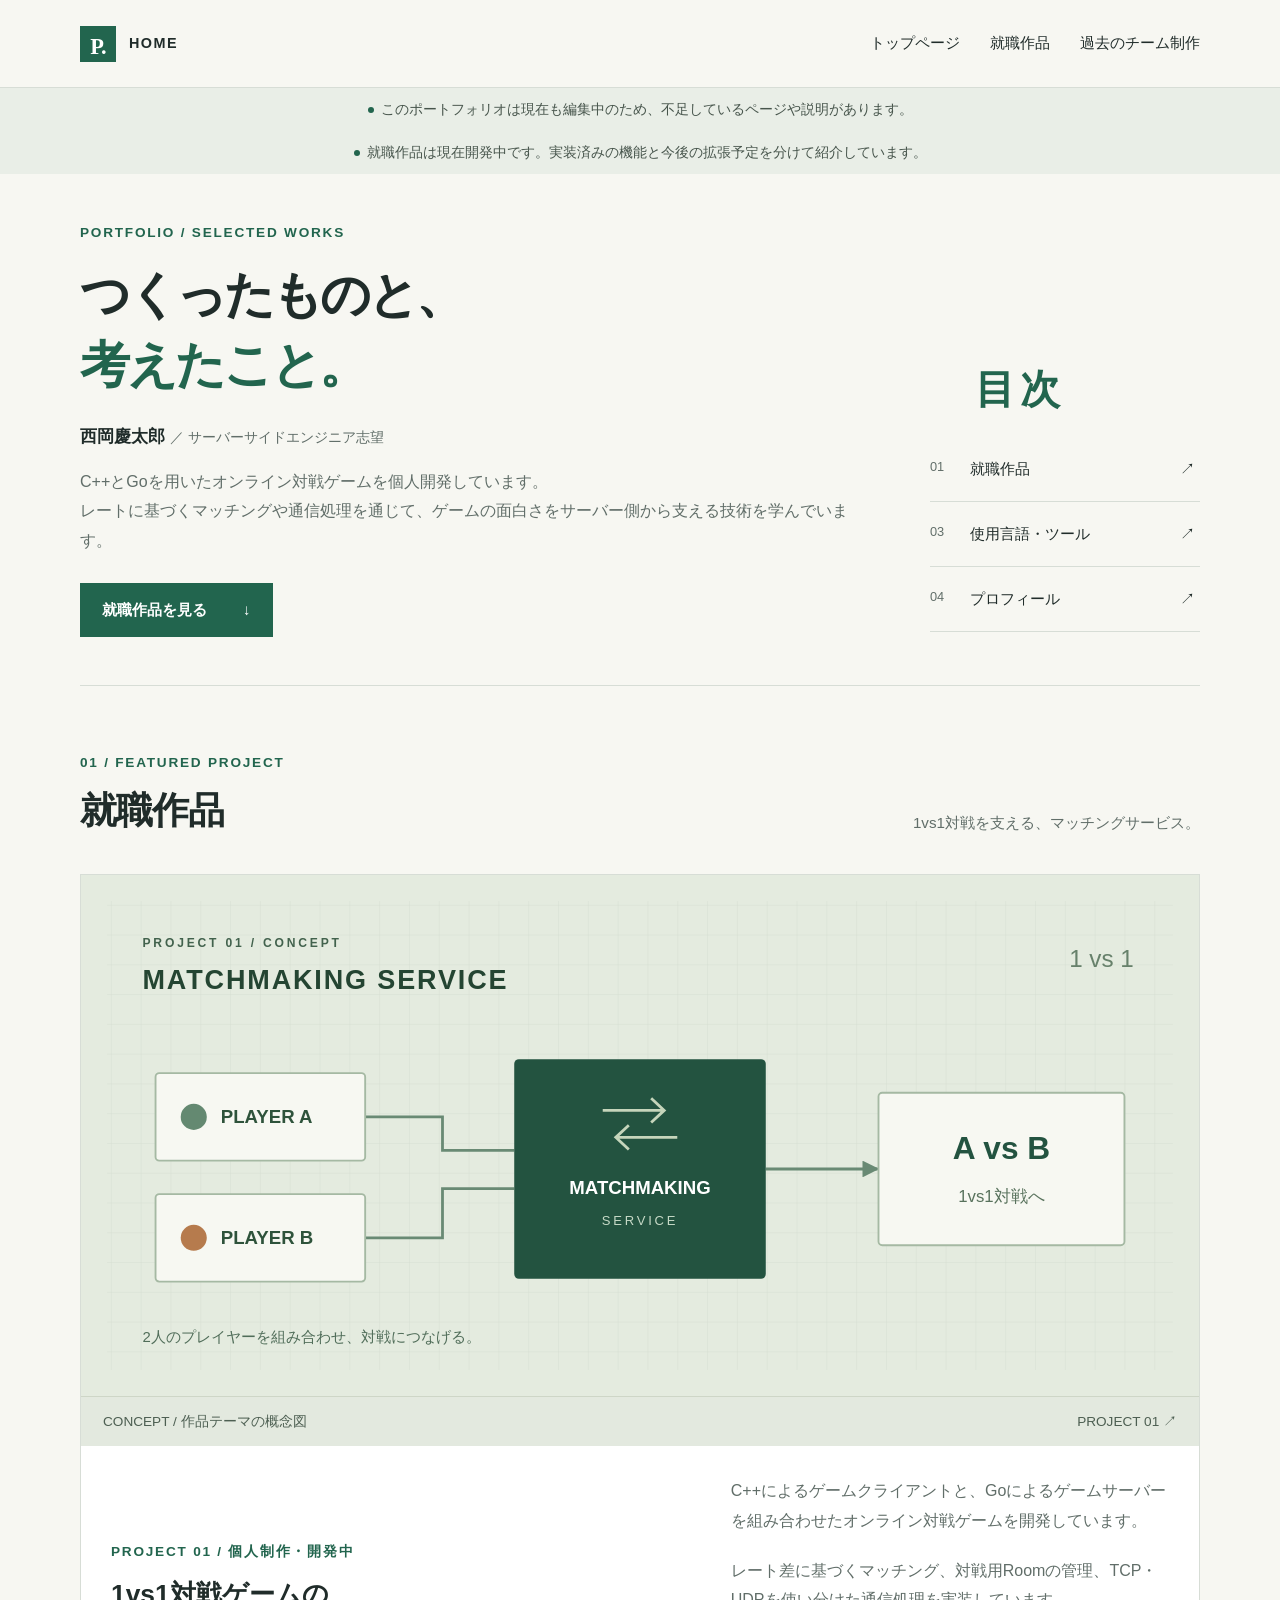
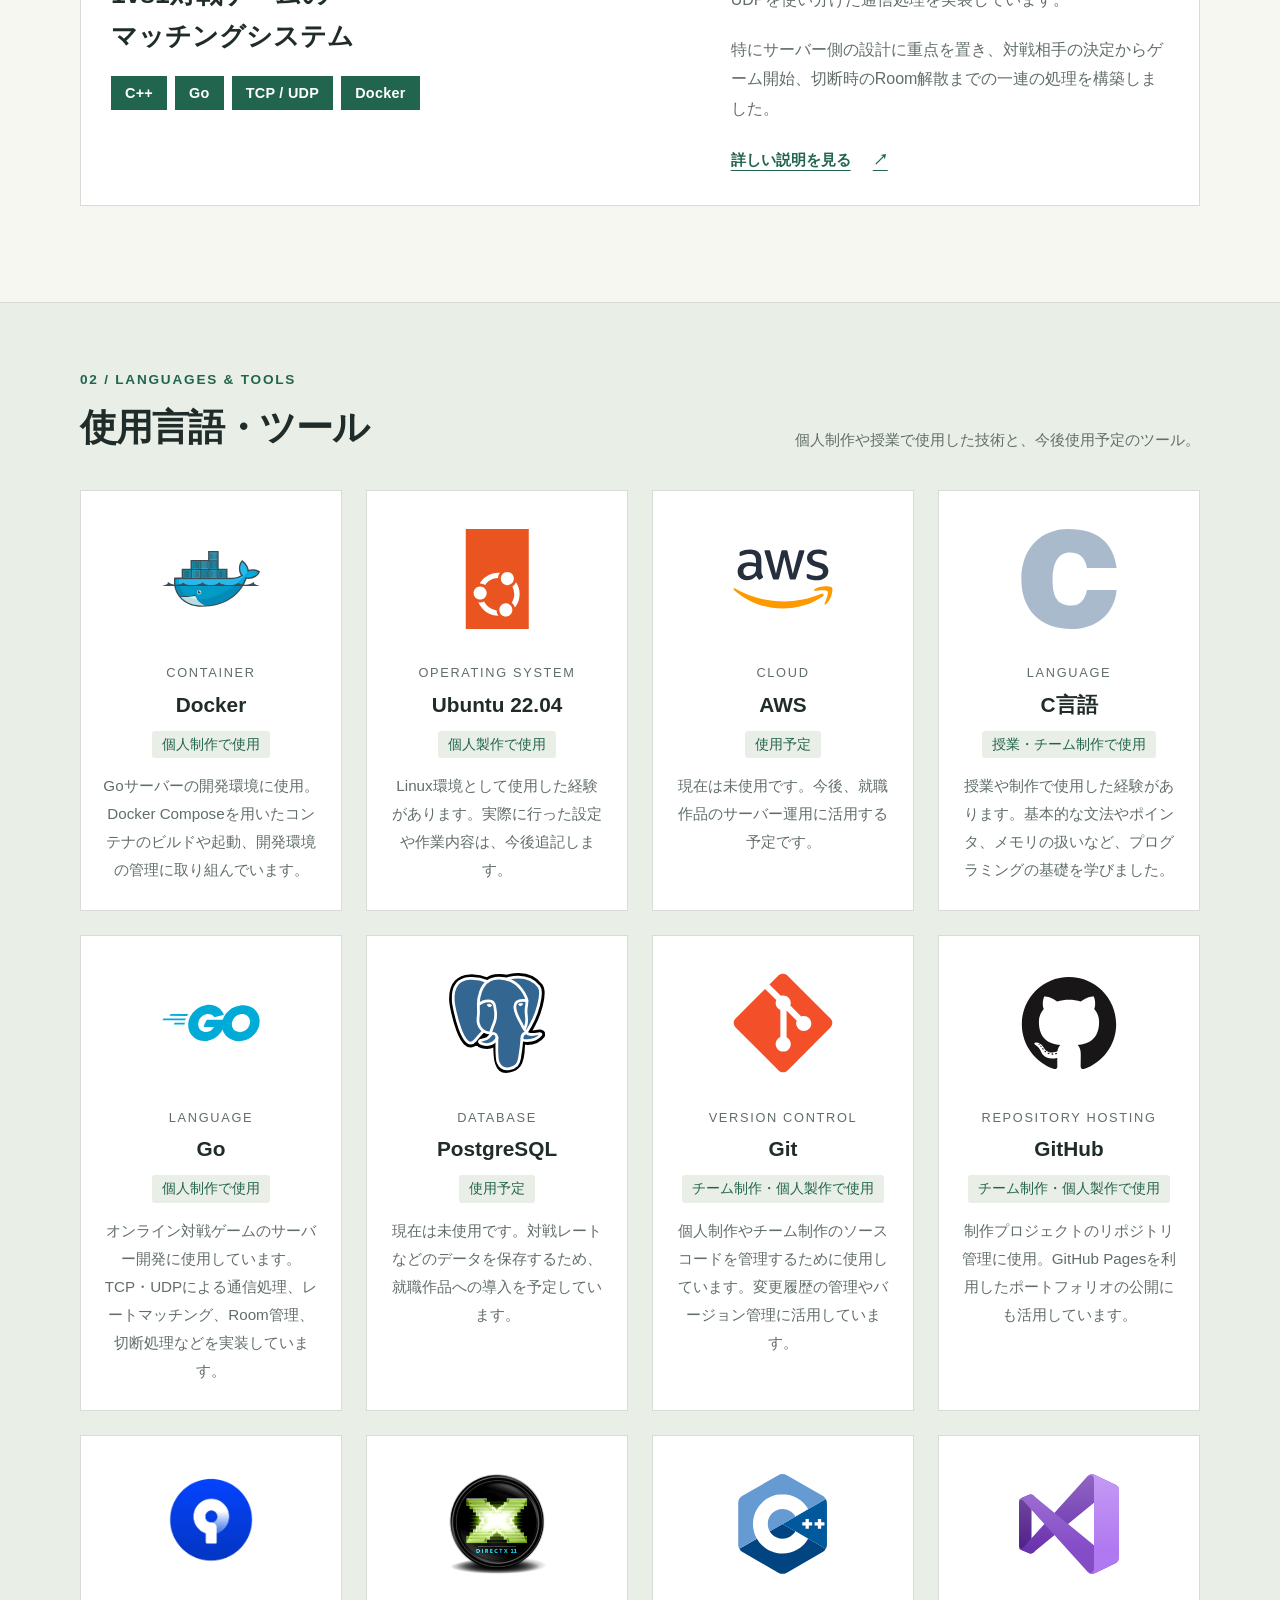
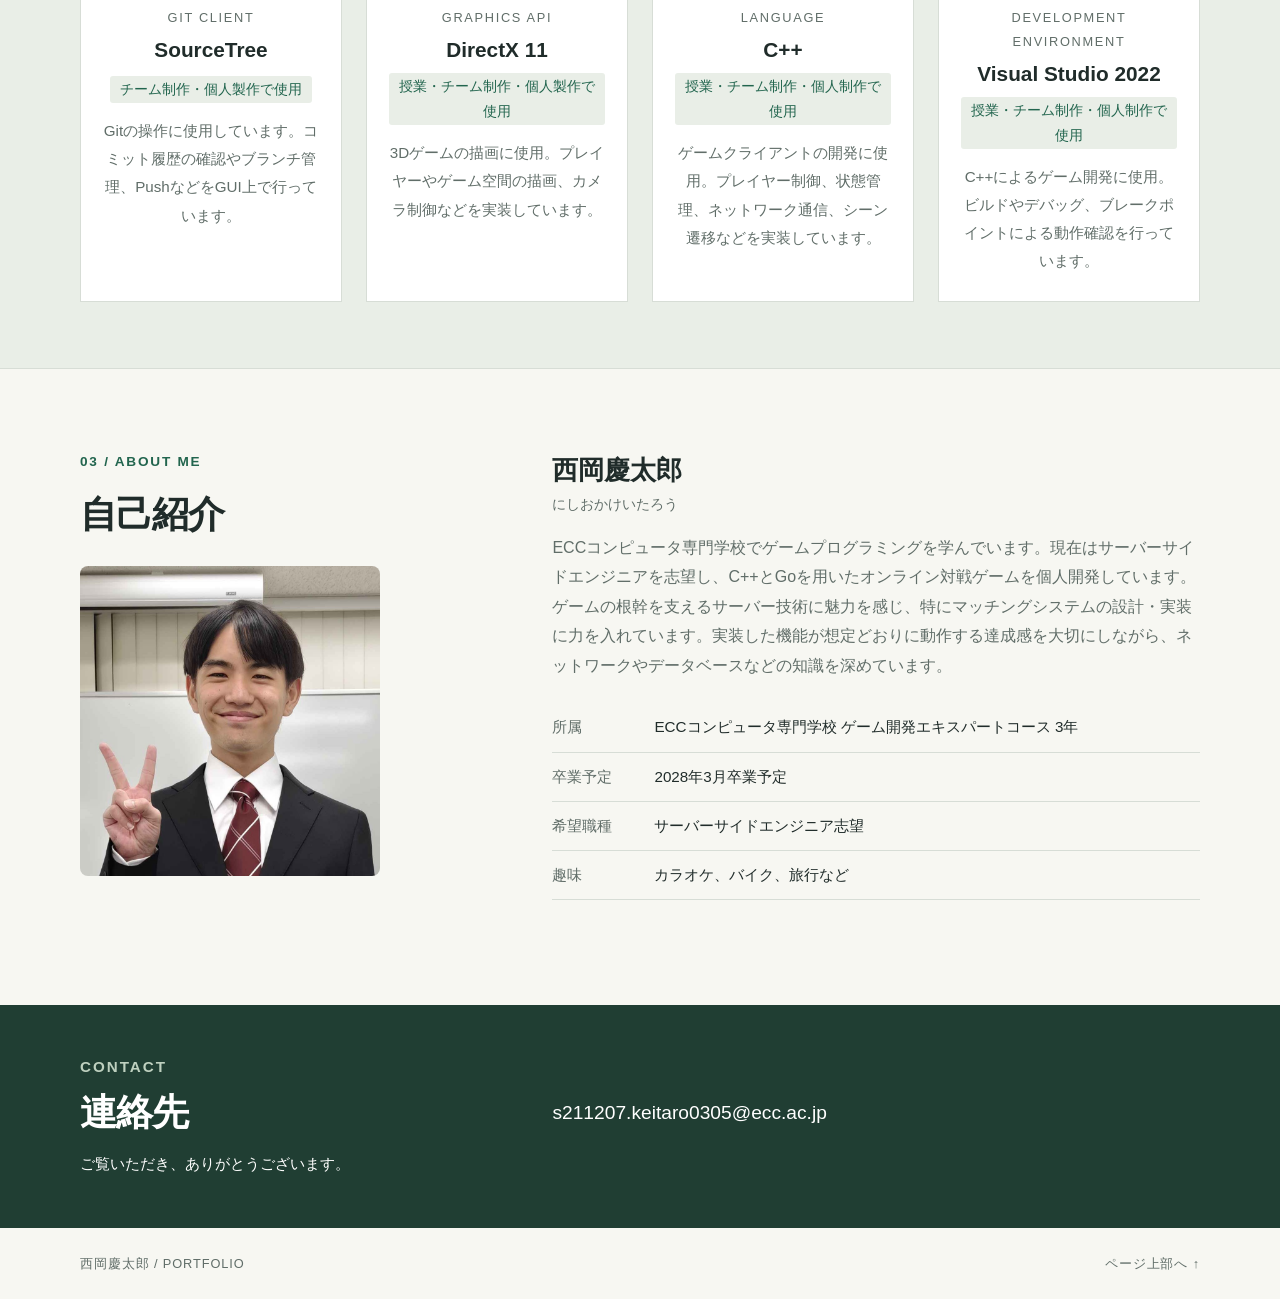
<file: index.html>
<!DOCTYPE html>
<html lang="ja">
<head>
  <meta charset="UTF-8">
  <meta name="viewport" content="width=device-width, initial-scale=1">
  <!-- 編集1：検索結果やブラウザーのタブに表示する名前 -->
  <title>西岡慶太郎 | Portfolio</title>
  <meta name="description" content="西岡慶太郎のポートフォリオ。制作した作品、担当した実装、学んだことを紹介します。">
  <link rel="stylesheet" href="./style.css">
</head>
<body>
  <a class="skip-link" href="#main">本文へ移動</a>
  <header class="site-header">
    <a class="brand" href="./index.html" aria-label="ポートフォリオ ホーム"><span class="brand-mark" aria-hidden="true">P.</span> HOME</a>
    <nav id="site-nav" aria-label="メインナビゲーション">
      <a href="./index.html">トップページ</a>
      <a href="./project.html">就職作品</a>
      <a href="./team.html">過去のチーム制作</a>
    </nav>
  </header>

  <main id="main">
    <!-- サンプルの文章を自分の情報に置き換えた後、この案内を削除できます。 -->
    <div class="template-note"><span class="note-dot" aria-hidden="true">
      </span>このポートフォリオは現在も編集中のため、不足しているページや説明があります。</div>
    <div class="template-note"><span class="note-dot" aria-hidden="true">
      </span>就職作品は現在開発中です。実装済みの機能と今後の拡張予定を分けて紹介しています。</div>

    <section class="hero wrap" aria-labelledby="hero-title">
      <div>
        <p class="eyebrow">PORTFOLIO / SELECTED WORKS</p>
        <h1 id="hero-title">つくったものと、<br><span>考えたこと。</span></h1>
        <!-- 編集2：氏名・希望職種・紹介文 -->
        <p class="hero-name">西岡慶太郎 <span>／ サーバーサイドエンジニア志望</span></p>
        <p class="hero-description"> C++とGoを用いたオンライン対戦ゲームを個人開発しています。
          <br class="desktop-break">レートに基づくマッチングや通信処理を通じて、ゲームの面白さをサーバー側から支える技術を学んでいます。</p>
          <!--ここにはどんな体験をつくりたいか、何に力を入れて学んでいるか。あなたの制作の軸などをかく-->
        <a class="button" href="#works">就職作品を見る <span aria-hidden="true">↓</span></a>
      </div>
      <aside class="hero-index" aria-label="このサイトの内容">
        <p class="eyebrow" style="font-size: 40px;">　目次</p>
        <a href="#works"><span>01</span>就職作品 <span aria-hidden="true">↗</span></a>
        <!-- <a href="./team.html"><span>02</span>過去のチーム制作 <span aria-hidden="true">↗</span></a> -->
        <a href="#skills"><span>03</span>使用言語・ツール <span aria-hidden="true">↗</span></a>
        <a href="#about"><span>04</span>プロフィール <span aria-hidden="true">↗</span></a>
      </aside>
    </section>

    <section class="section wrap" id="works" aria-labelledby="works-title">
      <div class="section-heading">
        <div><p class="eyebrow">01 / FEATURED PROJECT</p><h2 id="works-title">就職作品</h2></div>
        <p>1vs1対戦を支える、マッチングサービス。</p>
      </div>
      <!-- 編集3：就職作品。詳細ページは project.html です。 -->
      <article class="featured-work visual-feature">
        <!-- メイン画像：実際の作品画像ができたら src と alt を変更します。 -->
        <a class="work-image" href="./project.html" aria-label="就職作品の画像と詳細を見る">
          <img src="./images/matchmaking-wide.svg" width="1200" height="560" alt="1vs1対戦ゲームのマッチングシステムの概念図">
          <span class="image-caption">CONCEPT / 作品テーマの概念図 <span>PROJECT 01 ↗</span></span>
        </a>
        <div class="featured-copy">
          <div><p class="eyebrow">PROJECT 01 / 個人制作・開発中</p><h3>1vs1対戦ゲームの<br>マッチングシステム</h3><ul class="project-tech-tags" aria-label="就職作品の主な使用技術"><li>C++</li><li>Go</li><li>TCP / UDP</li><li>Docker</li></ul></div>
          <div><p> C++によるゲームクライアントと、Goによるゲームサーバーを組み合わせたオンライン対戦ゲームを開発しています。</p>
            <p>レート差に基づくマッチング、対戦用Roomの管理、TCP・UDPを使い分けた通信処理を実装しています。</p>
            <p>特にサーバー側の設計に重点を置き、対戦相手の決定からゲーム開始、切断時のRoom解散までの一連の処理を構築しました。</p>
            <a class="text-link" href="./project.html">詳しい説明を見る <span aria-hidden="true">↗</span></a></div>
        </div>
      </article>

    
    </section>

    <section class="skills-section" id="skills" aria-labelledby="skills-title">
      <div class="section wrap">
        <div class="section-heading">
          <div><p class="eyebrow">02 / LANGUAGES &amp; TOOLS</p><h2 id="skills-title">使用言語・ツール</h2></div>
          <p>個人制作や授業で使用した技術と、今後使用予定のツール。</p>
        </div>
        <!-- 「学習中」と作品での「使用実績」は分けて記載します。 -->
        <div class="tool-grid">
          <article class="tool-item"><div class="tool-logo"><img src="./images/tools/docker.svg" width="128" height="128" alt="Docker"></div>
            <p class="tool-category">CONTAINER</p><h3>Docker</h3><span class="tool-state">個人制作で使用</span><p>Goサーバーの開発環境に使用。Docker Composeを用いたコンテナのビルドや起動、開発環境の管理に取り組んでいます。</p></article>

          <article class="tool-item"><div class="tool-logo"><img src="./images/tools/ubuntu.svg" width="128" height="128" alt="Ubuntu"></div>
            <p class="tool-category">OPERATING SYSTEM</p><h3>Ubuntu 22.04</h3><span class="tool-state">個人製作で使用</span><p>Linux環境として使用した経験があります。実際に行った設定や作業内容は、今後追記します。</p></article>

          <article class="tool-item"><div class="tool-logo"><img src="./images/tools/aws.svg" width="128" height="128" alt="AWS"></div>
            <p class="tool-category">CLOUD</p><h3>AWS</h3><span class="tool-state">使用予定</span><p>現在は未使用です。今後、就職作品のサーバー運用に活用する予定です。</p></article>

          <article class="tool-item"><div class="tool-logo"><img src="./images/tools/c.svg" width="128" height="128" alt="C言語"></div>
            <p class="tool-category">LANGUAGE</p><h3>C言語</h3><span class="tool-state">授業・チーム制作で使用</span><p>授業や制作で使用した経験があります。基本的な文法やポインタ、メモリの扱いなど、プログラミングの基礎を学びました。</p></article>

          <article class="tool-item"><div class="tool-logo"><img src="./images/tools/go.svg" width="128" height="128" alt="Go"></div>
            <p class="tool-category">LANGUAGE</p><h3>Go</h3><span class="tool-state">個人制作で使用</span><p>オンライン対戦ゲームのサーバー開発に使用しています。TCP・UDPによる通信処理、レートマッチング、Room管理、切断処理などを実装しています。</p></article>

          <article class="tool-item"><div class="tool-logo"><img src="./images/tools/postgresql.svg" width="128" height="128" alt="PostgreSQL"></div>
            <p class="tool-category">DATABASE</p><h3>PostgreSQL</h3><span class="tool-state">使用予定</span><p>現在は未使用です。対戦レートなどのデータを保存するため、就職作品への導入を予定しています。</p></article>

          <article class="tool-item"><div class="tool-logo"><img src="./images/tools/git.svg" width="128" height="128" alt="Git"></div>
            <p class="tool-category">VERSION CONTROL</p><h3>Git</h3><span class="tool-state">チーム制作・個人製作で使用</span><p>個人制作やチーム制作のソースコードを管理するために使用しています。変更履歴の管理やバージョン管理に活用しています。</p></article>

          <article class="tool-item"><div class="tool-logo"><img src="./images/tools/github.svg" width="128" height="128" alt="GitHub"></div>
            <p class="tool-category">REPOSITORY HOSTING</p><h3>GitHub</h3><span class="tool-state">チーム制作・個人製作で使用</span><p>制作プロジェクトのリポジトリ管理に使用。GitHub Pagesを利用したポートフォリオの公開にも活用しています。</p></article>

          <article class="tool-item"><div class="tool-logo"><img src="./images/tools/SourceTree.png" width="128" height="128" alt="SourceTree"></div>
            <p class="tool-category">GIT CLIENT</p><h3>SourceTree</h3><span class="tool-state">チーム制作・個人製作で使用</span><p>Gitの操作に使用しています。コミット履歴の確認やブランチ管理、PushなどをGUI上で行っています。</p></article>

          <article class="tool-item"><div class="tool-logo"><img src="./images/tools/DirectX11.png" width="128" height="128" alt="DirectX 11"></div>
            <p class="tool-category">GRAPHICS API</p><h3>DirectX 11</h3><span class="tool-state">授業・チーム制作・個人製作で使用</span><p>3Dゲームの描画に使用。プレイヤーやゲーム空間の描画、カメラ制御などを実装しています。</p></article>

          <article class="tool-item"><div class="tool-logo"><img src="./images/tools/cplusplus.svg" width="128" height="128" alt="C++"></div>
            <p class="tool-category">LANGUAGE</p><h3>C++</h3><span class="tool-state">授業・チーム制作・個人制作で使用</span><p>ゲームクライアントの開発に使用。プレイヤー制御、状態管理、ネットワーク通信、シーン遷移などを実装しています。</p></article>

          <article class="tool-item"><div class="tool-logo"><img src="./images/tools/visualstudio.svg" width="128" height="128" alt="Visual Studio"></div>
            <p class="tool-category">DEVELOPMENT ENVIRONMENT</p><h3>Visual Studio 2022</h3><span class="tool-state">授業・チーム制作・個人制作で使用</span><p>C++によるゲーム開発に使用。ビルドやデバッグ、ブレークポイントによる動作確認を行っています。</p></article>
        </div>
      </div>
    </section>

    <section class="section wrap about-section" id="about" aria-labelledby="about-title">
      <div><p class="eyebrow">03 / ABOUT ME</p><h2 id="about-title">自己紹介</h2><img class="about-photo" src="./images/IMG_20261008_181826.jpg" alt="西岡慶太郎のプロフィール写真" loading="lazy"></div>
      <div>
        <h3 class="about-name">西岡慶太郎 <span>にしおかけいたろう</span></h3>
        <p>ECCコンピュータ専門学校でゲームプログラミングを学んでいます。現在はサーバーサイドエンジニアを志望し、C++とGoを用いたオンライン対戦ゲームを個人開発しています。</p>
        <p>ゲームの根幹を支えるサーバー技術に魅力を感じ、特にマッチングシステムの設計・実装に力を入れています。実装した機能が想定どおりに動作する達成感を大切にしながら、ネットワークやデータベースなどの知識を深めています。</p> 

          <dl class="project-meta">
          <div><dt>所属</dt><dd>ECCコンピュータ専門学校 ゲーム開発エキスパートコース 3年</dd></div>
          <div><dt>卒業予定</dt><dd>2028年3月卒業予定</dd></div>
          <div><dt>希望職種</dt><dd>サーバーサイドエンジニア志望</dd></div>
          <div><dt>趣味</dt><dd>カラオケ、バイク、旅行など</dd></div>
        </dl>
      </div>
    </section>

    <section class="contact-section" id="contact" aria-labelledby="contact-title">
      <div class="wrap contact-inner">
        <div><p class="eyebrow">CONTACT</p><h2 id="contact-title">連絡先</h2><p>ご覧いただき、ありがとうございます。</p></div>
        <div class="contact-address">
          <!-- 編集5：READMEの例を使って、自分のメールリンクに差し替えます。 -->
          <p>s211207.keitaro0305@ecc.ac.jp</p>
          <p class="contact-note"></p>
        </div>
      </div>
    </section>
  </main>
  <footer class="site-footer wrap"><span>西岡慶太郎 / PORTFOLIO</span><div class="footer-links"><a href="#main">ページ上部へ ↑</a></div></footer>
</body>
</html>
</file>
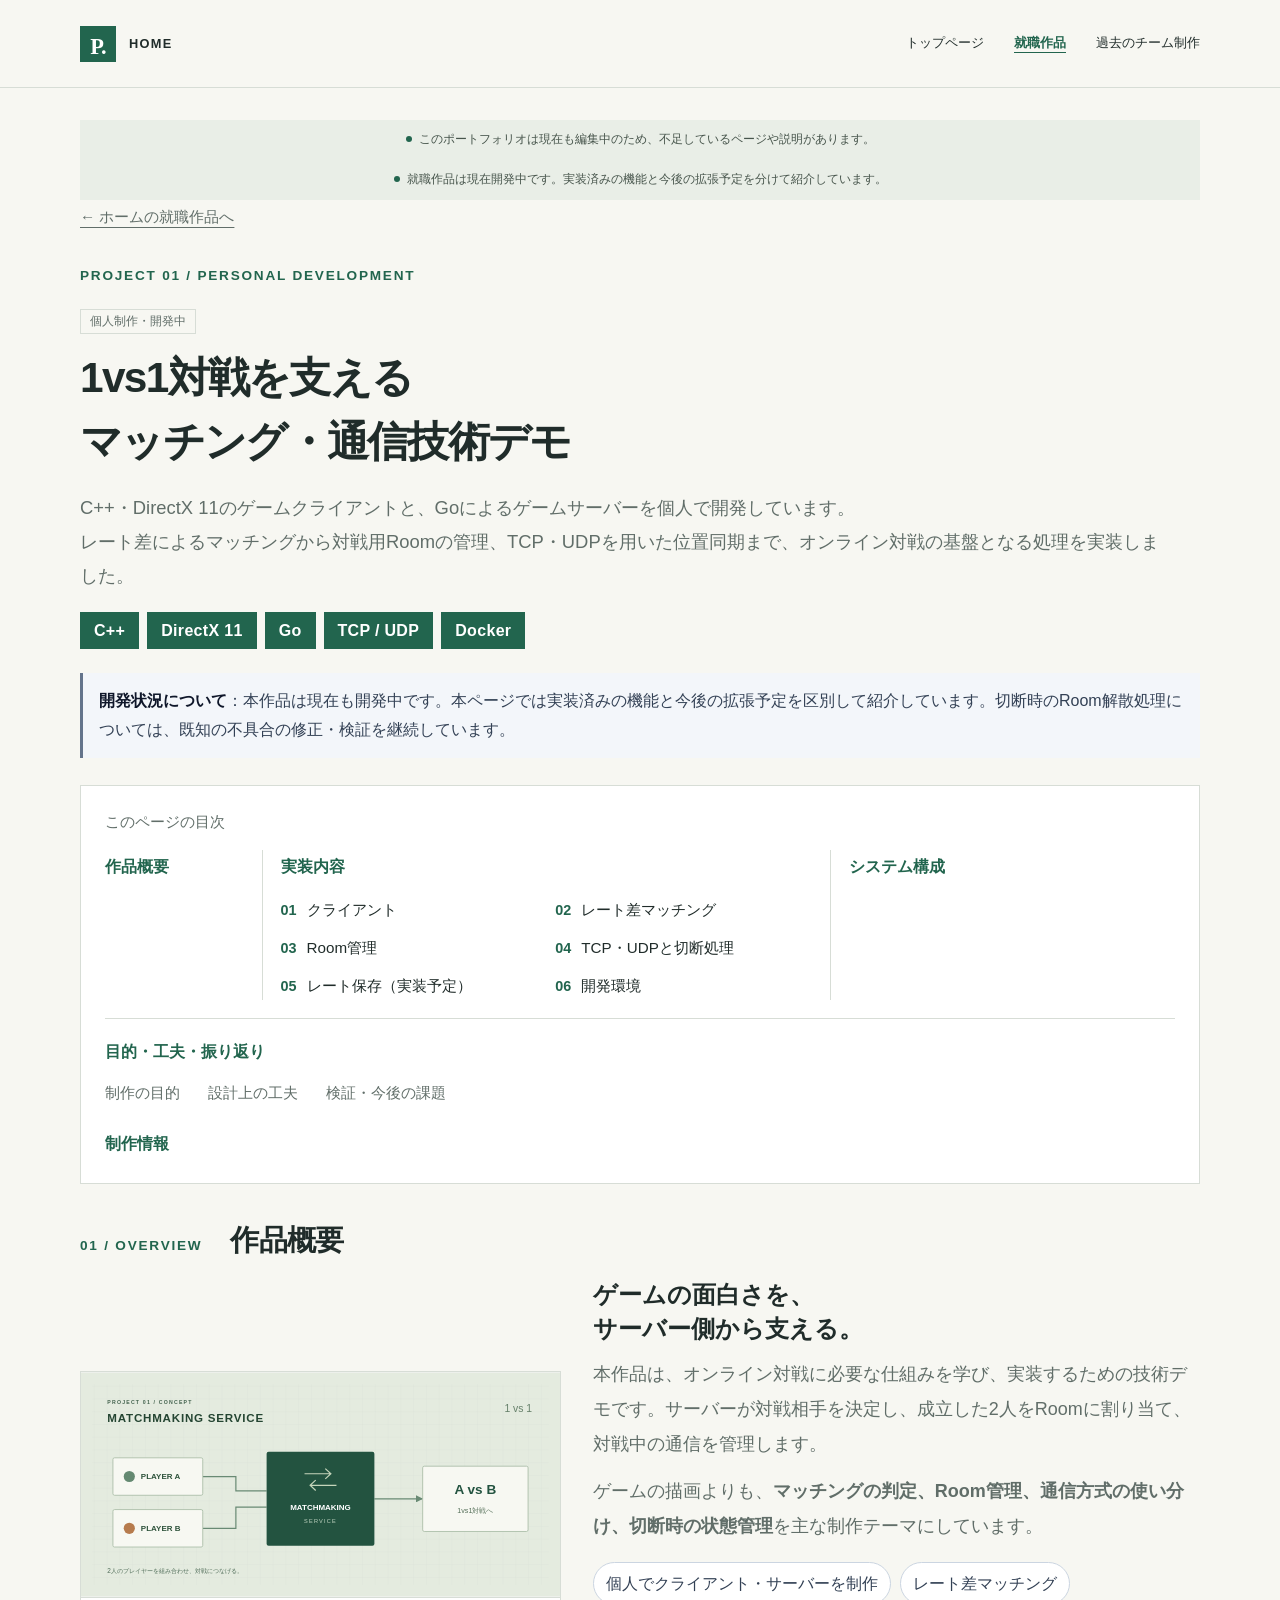
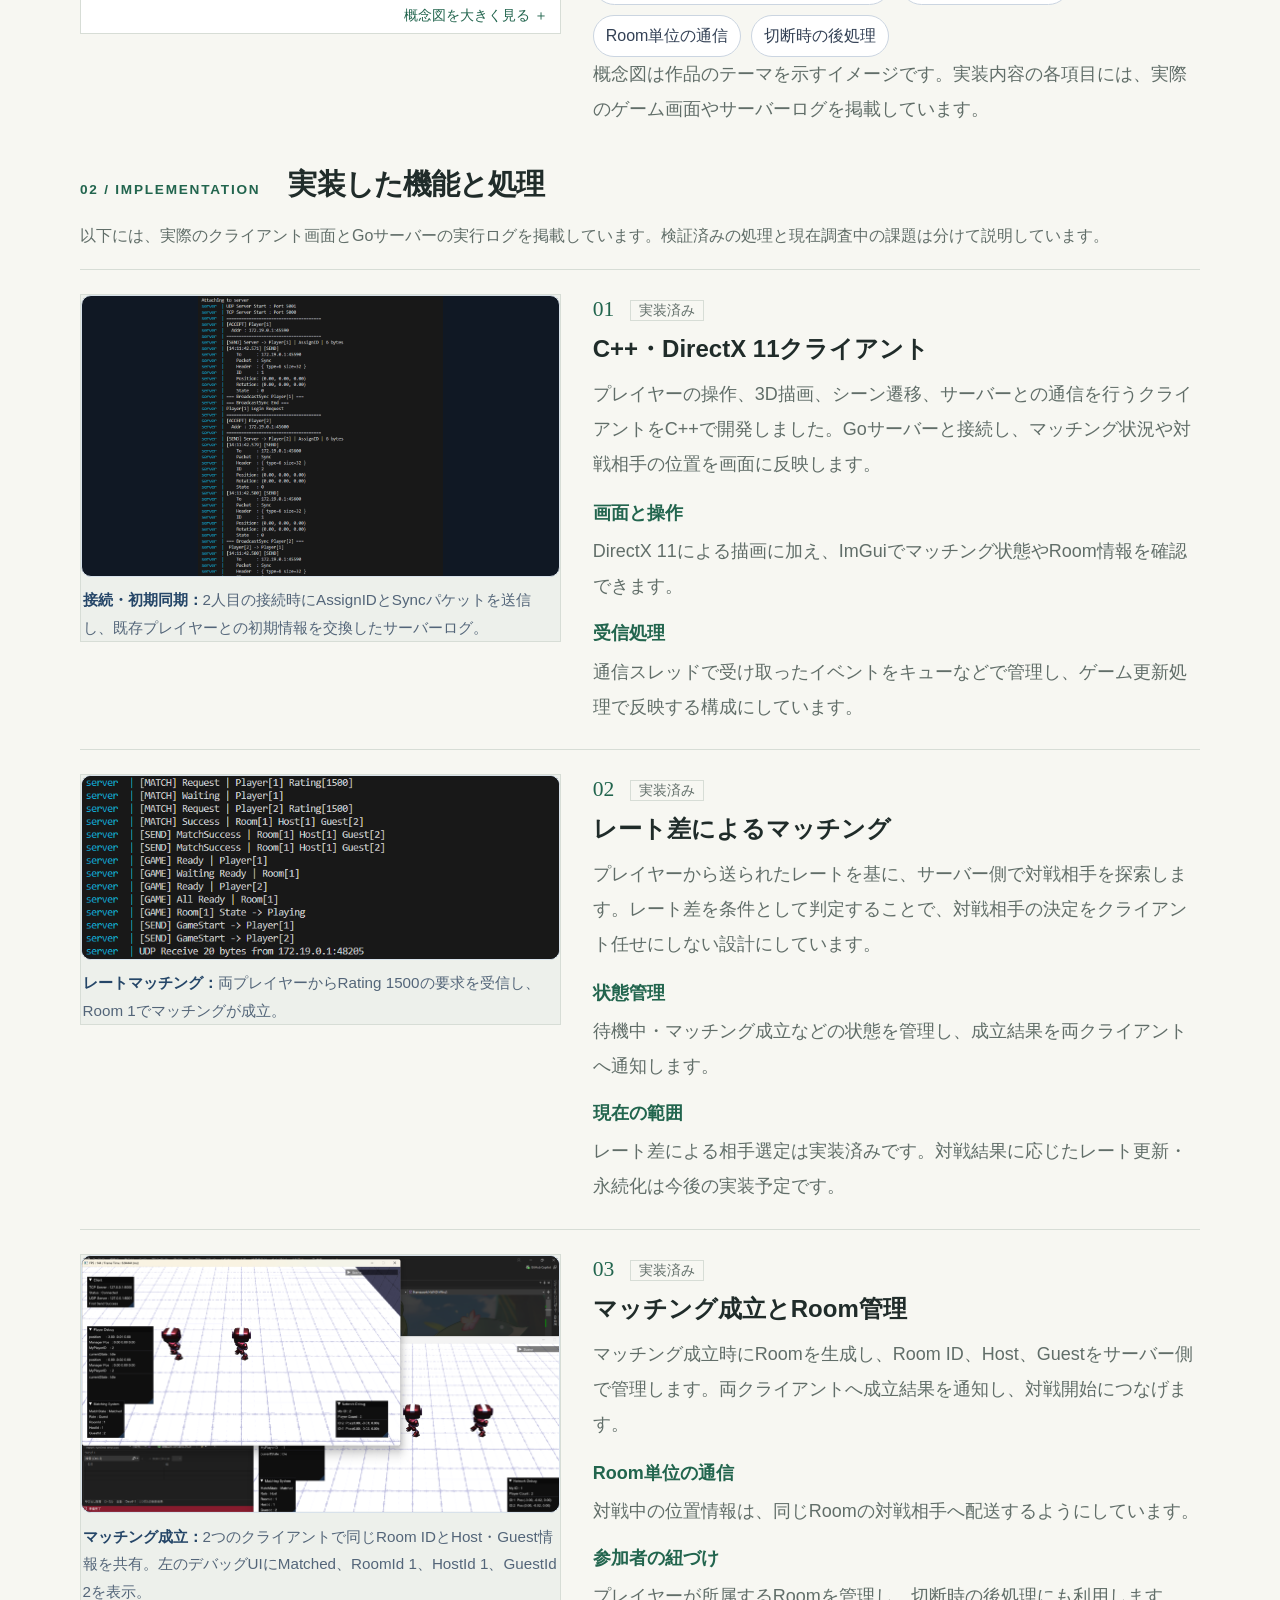
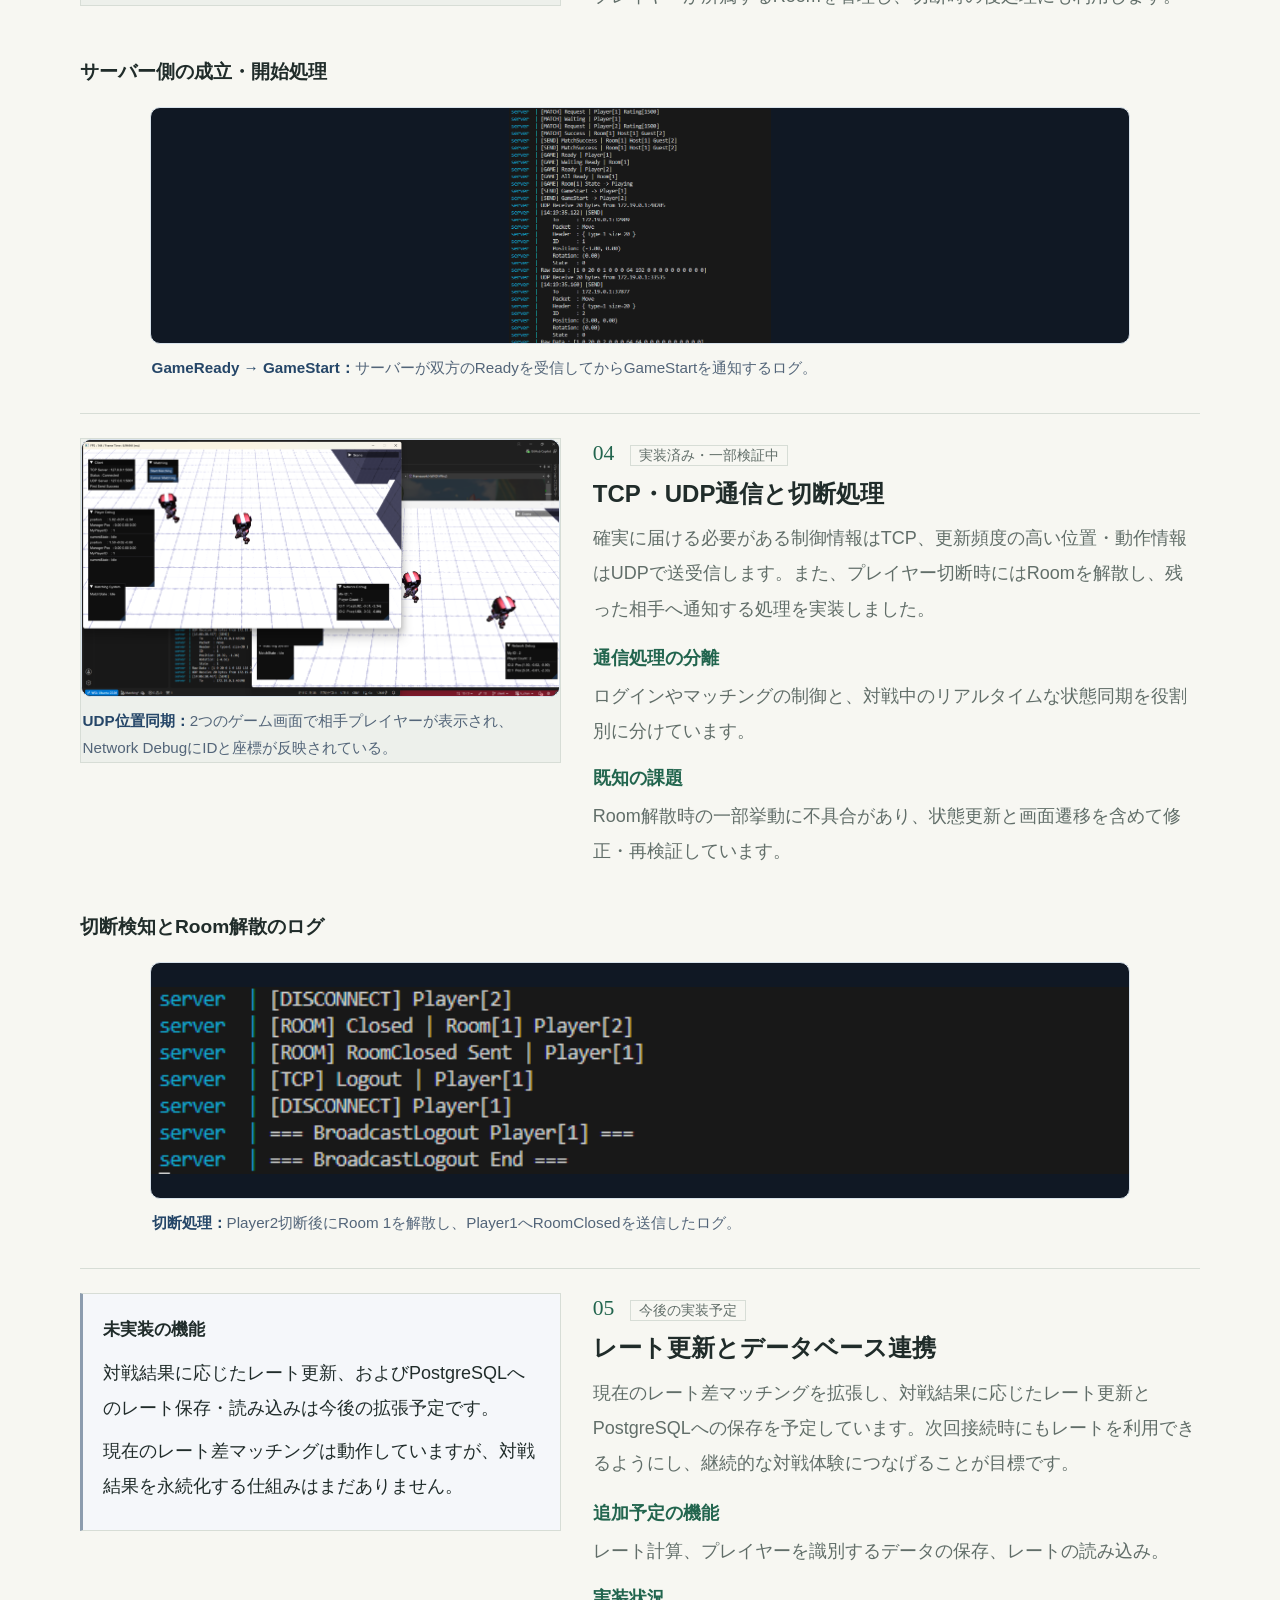
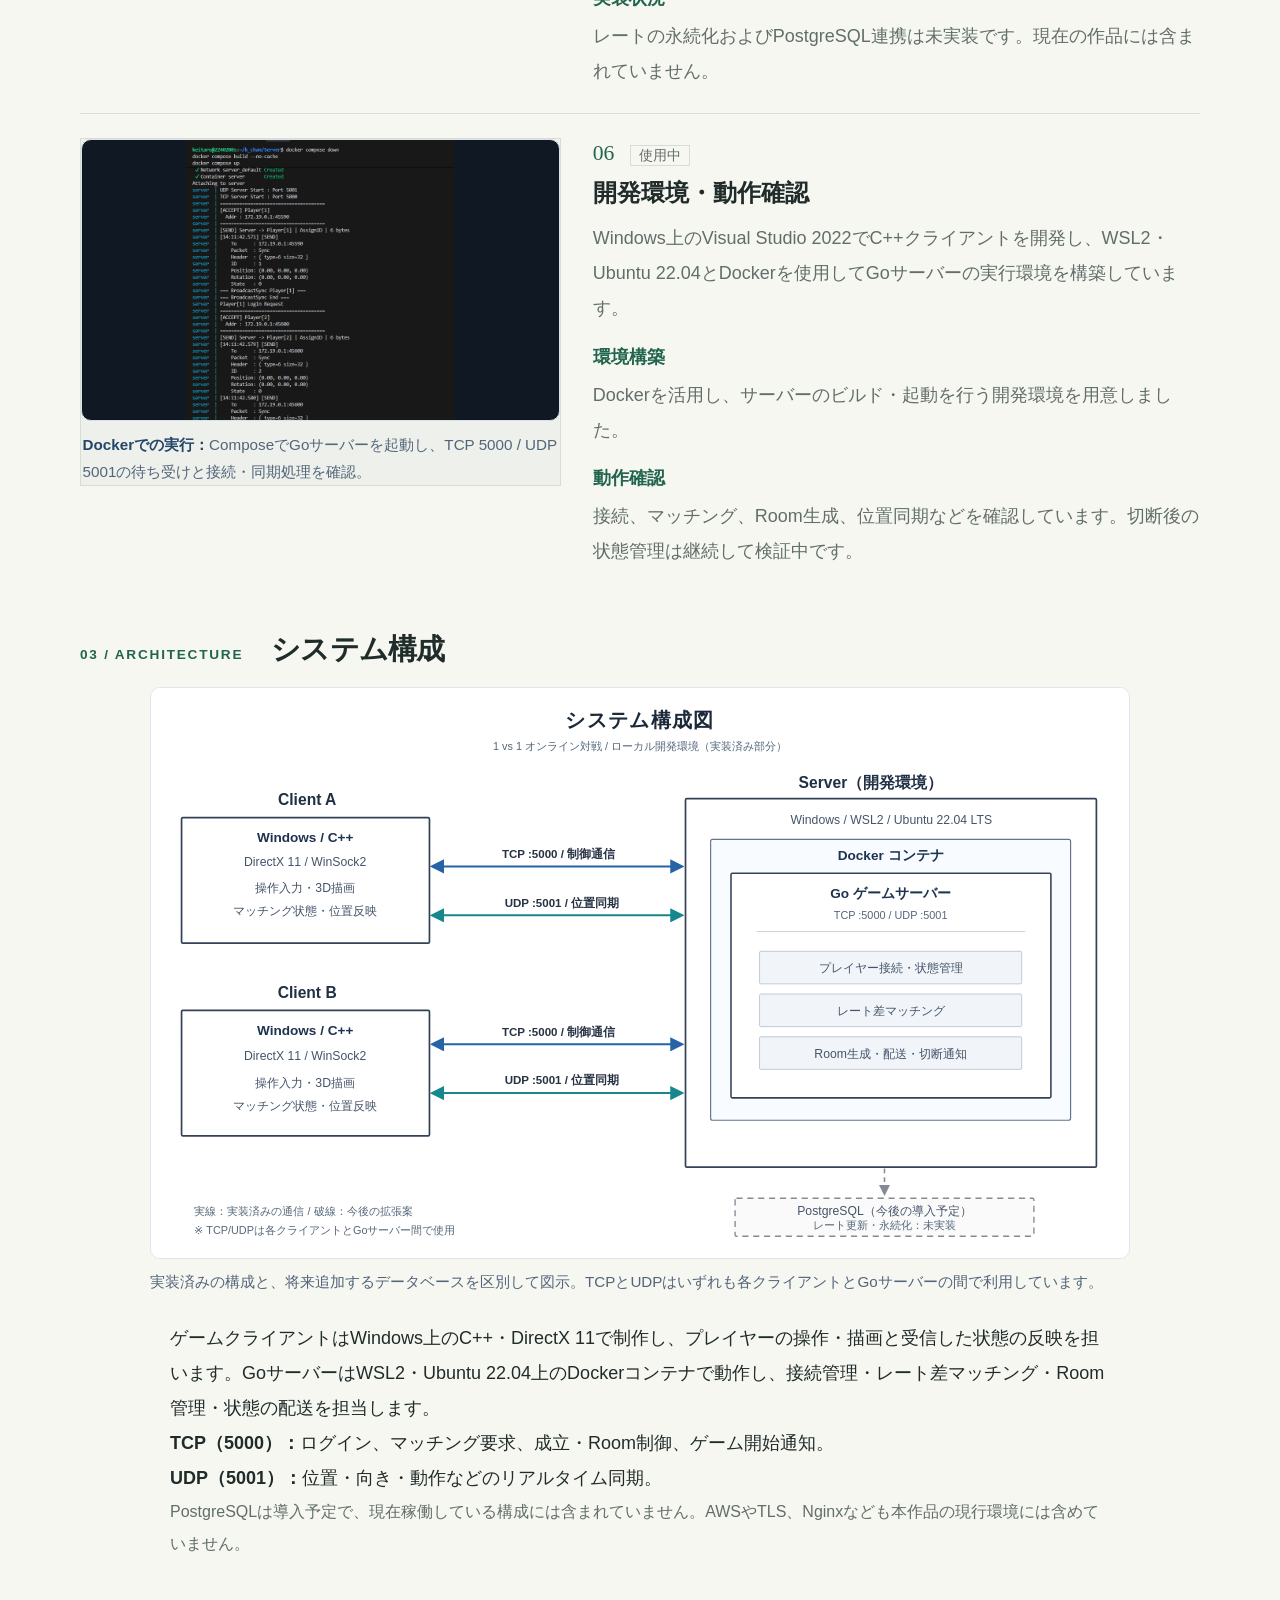
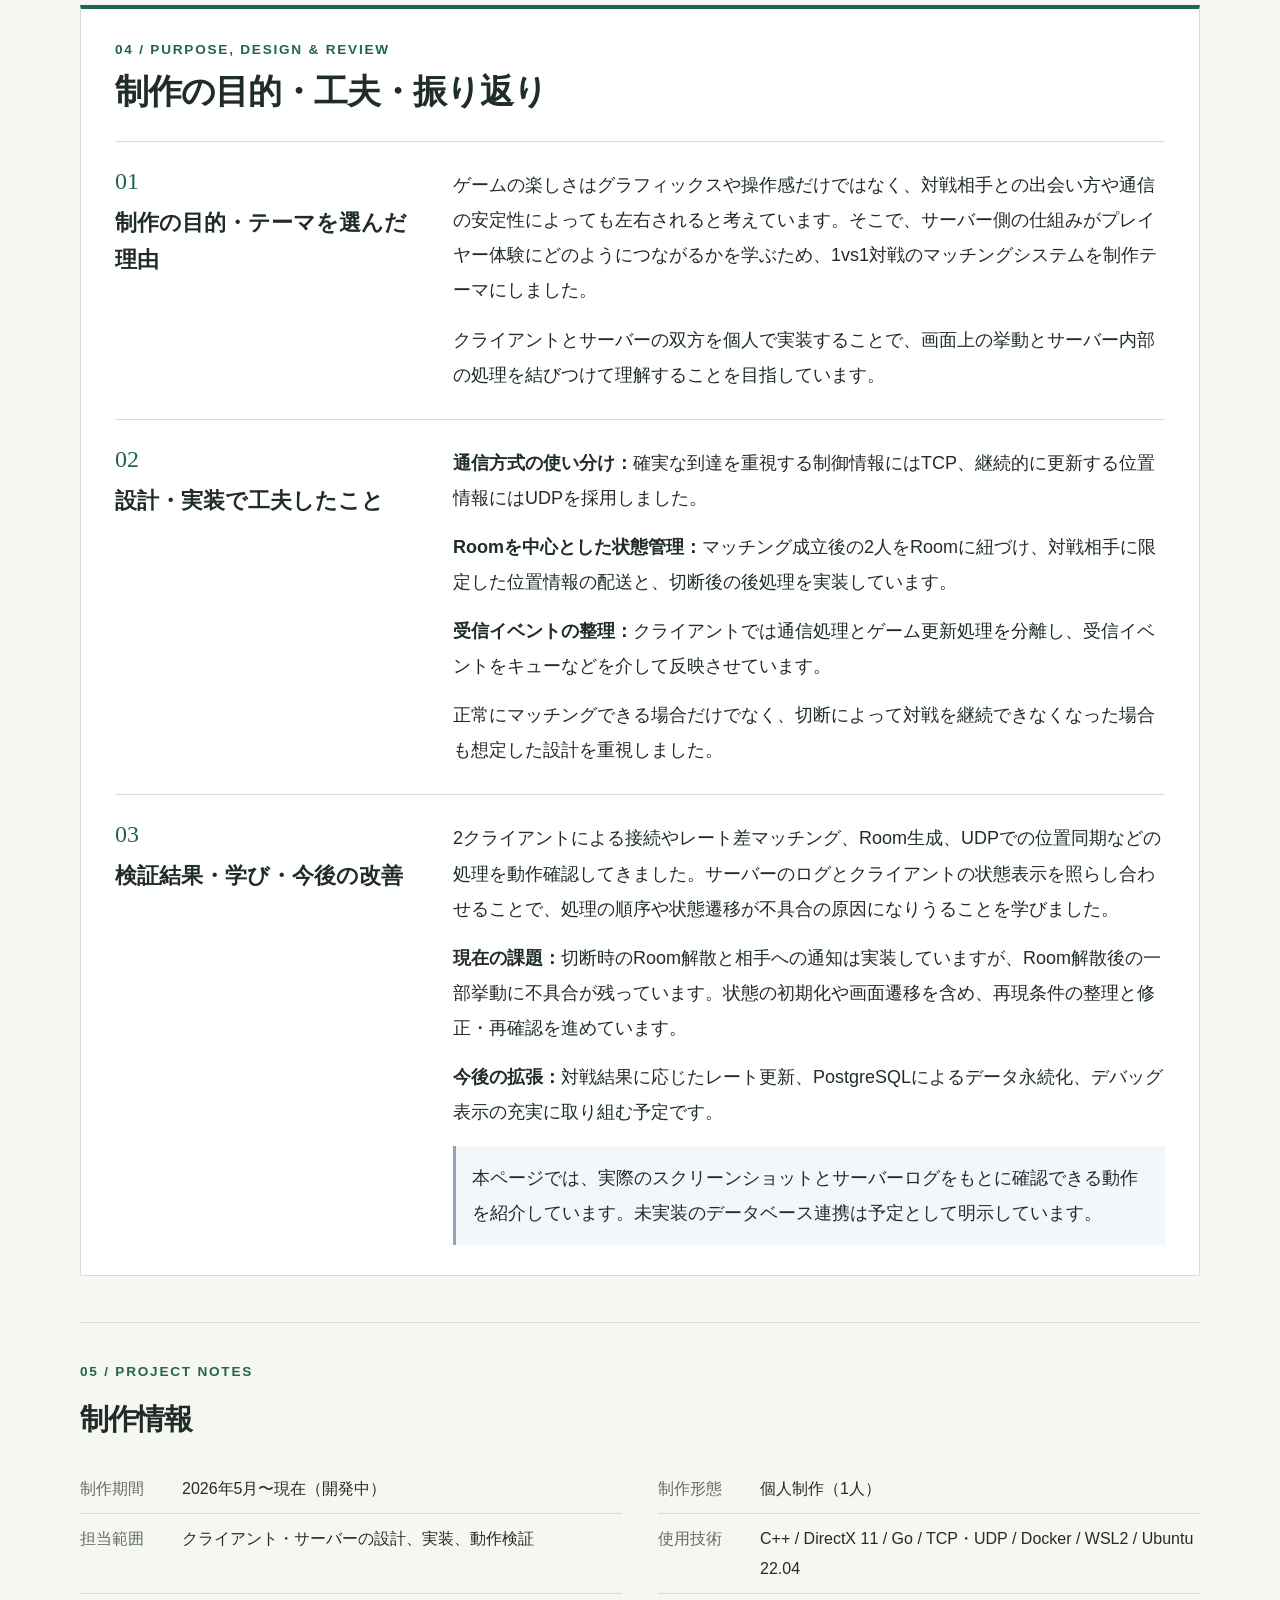
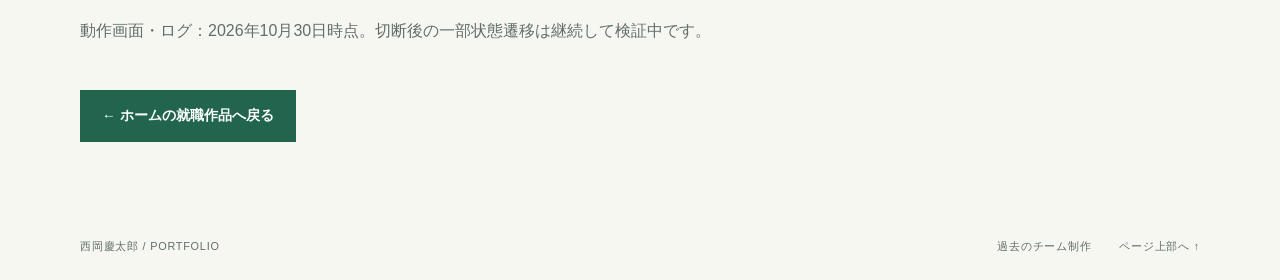
<file: project.html>
<!DOCTYPE html>
<html lang="ja">
<head>
<meta charset="utf-8"/>
<meta content="width=device-width, initial-scale=1" name="viewport"/>
<meta content="C++・DirectX 11クライアントとGoサーバーによる1vs1オンライン対戦技術デモ。レート差マッチング、Room管理、TCP/UDP通信、切断処理の設計・実装を紹介します。" name="description"/>
<title>1vs1対戦のマッチング・通信技術デモ | 西岡慶太郎</title>
<link href="./style.css" rel="stylesheet"/>
<!-- このページで追加した図解・補足表示のみのスタイル。既存のstyle.cssと併用できます。 -->
<style>
    .tech-overview-note { margin: 0 0 1.7rem; padding: .85rem 1rem; border-left: 3px solid #64748b; background: #f3f6fa; color: #334155; font-size: .92rem; line-height: 1.8; }
    .tech-overview-note strong { color: #0f172a; }
    .tech-keypoints { display: flex; flex-wrap: wrap; gap: .6rem; list-style: none; margin: 1.1rem 0 0; padding: 0; }
    .tech-keypoints li { border: 1px solid #cbd5e1; border-radius: 999px; padding: .35rem .75rem; font-size: .84rem; background: #fff; color: #334155; }
    .tech-diagram { width: 100%; box-sizing: border-box; margin: 0; padding: 1.4rem 1rem; border: 1px solid #dbe4ee; border-radius: 12px; background: linear-gradient(150deg, #f8fafc 5%, #edf3f8 100%); color: #152338; }
    .tech-diagram * { box-sizing: border-box; }
    .tech-diagram figcaption { margin-top: 1.05rem; text-align: center; font-size: .78rem; color: #536579; line-height: 1.6; }
    .tech-diagram-title { font-size: .77rem; color: #57708c; letter-spacing: .08em; font-weight: 700; margin: 0 0 1.1rem; text-align: center; }
    .tech-flow { display: flex; justify-content: center; align-items: stretch; gap: .55rem; flex-wrap: wrap; }
    .tech-flow.stack { flex-direction: column; align-items: stretch; max-width: 370px; margin-inline: auto; }
    .tech-box { flex: 1 1 115px; min-width: 0; padding: .85rem .75rem; border: 1px solid #bbcadc; background: #fff; border-radius: 10px; text-align: center; box-shadow: 0 2px 5px rgba(27, 52, 78, .04); }
    .tech-box.accent { border-color: #6389b3; background: #e9f2ff; }
    .tech-box.plan { border-style: dashed; }
    .tech-box strong { display: block; font-size: .94rem; line-height: 1.4; color: #0f2745; }
    .tech-box small { display: block; font-size: .76rem; line-height: 1.65; margin-top: .35rem; color: #526880; }
    .tech-arrow { align-self: center; color: #486c95; font-size: 1.4rem; font-weight: 700; flex: 0 0 auto; }
    .tech-flow.stack .tech-arrow { text-align: center; line-height: 1; }
    .tech-code { display: block; margin: .7rem auto 0; max-width: max-content; padding: .3rem .65rem; border-radius: 6px; background: #e2eaf3; color: #254668; font-family: ui-monospace, SFMono-Regular, Consolas, monospace; font-size: .78rem; }
    .tech-protocols { display: grid; grid-template-columns: 1fr 1fr; gap: .75rem; }
    .tech-protocols .tech-box { text-align: left; }
    .tech-protocols .tech-box strong { font-size: 1rem; }
    .tech-protocols .tech-box small { margin-top: .5rem; }
    .tech-list { margin: .9rem 0 0; padding-left: 1.2rem; line-height: 1.85; }
    .tech-detail-inline { margin: .7rem 0; line-height: 1.85; }
    .tech-architecture { display: grid; grid-template-columns: minmax(0,1fr) minmax(0,1.25fr) minmax(0,1fr); align-items: center; gap: .7rem; }
    .tech-architecture .tech-box { overflow-wrap: anywhere; }
    .tech-arch-lines { min-width: 0; display: flex; flex-direction: column; gap: .9rem; color: #476481; font-weight: 600; font-size: .77rem; text-align: center; }
    .tech-arch-lines span { display: block; border-top: 2px solid #7894b2; padding-top: .38rem; }
    .tech-arch-server { display: flex; flex-direction: column; gap: .45rem; }
    .tech-arch-server .tech-box { padding: 1rem .6rem; }
    .tech-arch-sub { display: flex; flex-wrap: wrap; gap: .4rem; justify-content: center; }
    .tech-arch-sub span { font-size: .73rem; background: #d8e8f8; border-radius: 5px; padding: .25rem .4rem; color: #2b527a; }
    .tech-review-note { padding: .9rem 1rem; background: #f4f7fa; border-left: 3px solid #94a3b8; line-height: 1.8; margin-top: 1rem; }
    .tech-terms { font-size: .84rem; line-height: 1.8; }
    .tech-terms strong { color: #1c4168; }
    .tech-facts-note { margin-top: 1rem; font-size: .9rem; line-height: 1.8; }
    @media (max-width: 640px) {
      .tech-protocols { grid-template-columns: 1fr; }
      .tech-architecture { grid-template-columns: 1fr; gap: .7rem; }
      .tech-arch-lines { flex-direction: row; justify-content: center; }
      .tech-arch-lines span { flex: 1 1 40%; }
      .tech-diagram { padding: 1.1rem .7rem; }
      .tech-box { flex-basis: 100px; }
    }
  
    /* 実画面・ログ画像の表示 */
    .evidence-shot{margin:0;min-width:0}
    .evidence-shot a{display:block; overflow:hidden; background:#101824; border:1px solid #d8e2eb;border-radius:10px;}
    .evidence-shot img{display:block;width:100%;height:auto;object-fit:contain;}
    .evidence-shot figcaption{font-size:.83rem;line-height:1.7;color:#536579;padding:.6rem .1rem 0;}
    .evidence-shot figcaption strong{color:#254668;}
    .evidence-gallery{display:grid;grid-template-columns:repeat(auto-fit,minmax(min(100%,290px),1fr));gap:1.2rem;margin:1.1rem 0 2rem;}
    .evidence-gallery .evidence-shot a{height:100%;max-height:270px;}
    .evidence-gallery .evidence-shot img{height:100%;max-height:270px;object-fit:contain;}
    .evidence-full{margin:0 0 1.1rem;}
    .evidence-full img{width:100%;height:auto;}
    .architecture-image{margin:0 auto 1.6rem;max-width:1200px;}
    .architecture-image a{display:block;border:1px solid #dde5ed;border-radius:10px;overflow:hidden;background:white;}
    .architecture-image img{width:100%;height:auto;display:block;}
    .architecture-image figcaption{font-size:.84rem;color:#536579;margin-top:.55rem;line-height:1.7;}
    .architecture-summary{max-width:940px;margin:0 auto 1.6rem;line-height:1.85;}
    .implementation-note{padding:1.1rem 1.25rem;border-left:3px solid #8c9cae;background:#f5f7fa;line-height:1.8;}
    .implementation-note h4{margin:.1rem 0 .55rem;font-size:1.08rem;}
    .implementation-note p{margin:.5rem 0;}
    .gallery-label{font-size:1.05rem;font-weight:700;margin:1rem 0 .55rem;}
    @media(max-width:720px){.evidence-gallery{grid-template-columns:1fr}.evidence-gallery .evidence-shot a,.evidence-gallery .evidence-shot img{max-height:unset}}
</style>
  <link rel="stylesheet" href="./portfolio-media.css">
  <script src="./portfolio-media.js" defer></script>
</head>
<body class="project-readable">
<a class="skip-link" href="#main">本文へ移動</a>
<header class="site-header">
<a aria-label="ポートフォリオ ホーム" class="brand" href="./index.html"><span aria-hidden="true" class="brand-mark">P.</span> HOME</a>
<nav aria-label="メインナビゲーション" id="site-nav">
<a href="./index.html">トップページ</a>
<a aria-current="page" href="./project.html">就職作品</a>
<a href="./team.html">過去のチーム制作</a>
</nav>
</header>
<main id="main">
<div class="wrap project-page">
  <div class="template-note"><span class="note-dot" aria-hidden="true">
      </span>このポートフォリオは現在も編集中のため、不足しているページや説明があります。</div>
    <div class="template-note"><span class="note-dot" aria-hidden="true">
      </span>就職作品は現在開発中です。実装済みの機能と今後の拡張予定を分けて紹介しています。</div>
<a class="back-link" href="./index.html#works">← ホームの就職作品へ</a>
<header class="project-header matching-header">
<p class="eyebrow">PROJECT 01 / PERSONAL DEVELOPMENT</p>
<p class="draft-label">個人制作・開発中</p>
<h1>1vs1対戦を支える<br/>マッチング・通信技術デモ</h1>
<p class="project-lead">C++・DirectX 11のゲームクライアントと、Goによるゲームサーバーを個人で開発しています。<br/>レート差によるマッチングから対戦用Roomの管理、TCP・UDPを用いた位置同期まで、オンライン対戦の基盤となる処理を実装しました。</p>
<ul aria-label="主な使用技術" class="project-tech-tags">
<li>C++</li><li>DirectX 11</li><li>Go</li><li>TCP / UDP</li><li>Docker</li>
</ul>
</header>
<div class="tech-overview-note">
<strong>開発状況について</strong>：本作品は現在も開発中です。本ページでは実装済みの機能と今後の拡張予定を区別して紹介しています。切断時のRoom解散処理については、既知の不具合の修正・検証を継続しています。
      </div>
<nav aria-label="就職作品の目次" class="project-toc">
<p class="toc-label">このページの目次</p>
<ul class="toc-sections">
<li><a href="#concept">作品概要</a></li>
<li class="toc-details"><a href="#screenshots">実装内容</a>
<ol>
<li><a href="#entry"><span>01</span>クライアント</a></li>
<li><a href="#waiting"><span>02</span>レート差マッチング</a></li>
<li><a href="#matched"><span>03</span>Room管理</a></li>
<li><a href="#logs"><span>04</span>TCP・UDPと切断処理</a></li>
<li><a href="#data"><span>05</span>レート保存（実装予定）</a></li>
<li><a href="#environment"><span>06</span>開発環境</a></li>
</ol>
</li>
<li><a href="#architecture">システム構成</a></li>
<li class="toc-reflection"><a href="#reflection">目的・工夫・振り返り</a>
<ul><li><a href="#purpose">制作の目的</a></li><li><a href="#design">設計上の工夫</a></li><li><a href="#review">検証・今後の課題</a></li></ul>
</li>
<li><a href="#project-notes">制作情報</a></li>
</ul>
</nav>
<section aria-labelledby="concept-title" class="visual-section compact-overview" id="concept">
<div class="visual-section-heading"><p class="eyebrow">01 / OVERVIEW</p><h2 id="concept-title">作品概要</h2></div>
<div class="detail-row overview-row">
<figure class="detail-media">
<a href="./images/matchmaking-wide.svg" data-image-preview aria-haspopup="dialog" aria-label="画像をこのページで拡大">
<img alt="2人のプレイヤーをマッチングし、1vs1対戦につなげる仕組みの概念図" height="675" loading="lazy" src="./images/matchmaking-wide.svg" width="1200"/>
<span class="image-open">概念図を大きく見る ＋</span>
</a>
</figure>
<div class="detail-copy">
<h3>ゲームの面白さを、<br/>サーバー側から支える。</h3>
<p>本作品は、オンライン対戦に必要な仕組みを学び、実装するための技術デモです。サーバーが対戦相手を決定し、成立した2人をRoomに割り当て、対戦中の通信を管理します。</p>
<p>ゲームの描画よりも、<strong>マッチングの判定、Room管理、通信方式の使い分け、切断時の状態管理</strong>を主な制作テーマにしています。</p>
<ul class="tech-keypoints"><li>個人でクライアント・サーバーを制作</li><li>レート差マッチング</li><li>Room単位の通信</li><li>切断時の後処理</li></ul>
<p class="muted">概念図は作品のテーマを示すイメージです。実装内容の各項目には、実際のゲーム画面やサーバーログを掲載しています。</p>
</div>
</div>
</section>
<section aria-labelledby="screenshots-title" class="visual-section feature-details" id="screenshots">
<div class="visual-section-heading"><p class="eyebrow">02 / IMPLEMENTATION</p><h2 id="screenshots-title">実装した機能と処理</h2></div>
<p class="section-draft-note">以下には、実際のクライアント画面とGoサーバーの実行ログを掲載しています。検証済みの処理と現在調査中の課題は分けて説明しています。</p>
<article aria-labelledby="entry-title" class="detail-row" id="entry">
<figure class="detail-media evidence-shot">
<a href="./images/server-client-login.png" data-image-preview aria-haspopup="dialog" aria-label="画像をこのページで拡大">
<img alt="Goサーバーのログ。Player1・Player2の接続、AssignID送信とSyncによる初期同期を表示。" loading="lazy" src="./images/server-client-login.png"/>
</a><figcaption><strong>接続・初期同期：</strong>2人目の接続時にAssignIDとSyncパケットを送信し、既存プレイヤーとの初期情報を交換したサーバーログ。</figcaption></figure>
<div class="detail-copy">
<p class="detail-number">01 <span>実装済み</span></p>
<h3 id="entry-title">C++・DirectX 11クライアント</h3>
<p>プレイヤーの操作、3D描画、シーン遷移、サーバーとの通信を行うクライアントをC++で開発しました。Goサーバーと接続し、マッチング状況や対戦相手の位置を画面に反映します。</p>
<dl class="detail-points">
<div><dt>画面と操作</dt><dd>DirectX 11による描画に加え、ImGuiでマッチング状態やRoom情報を確認できます。</dd></div>
<div><dt>受信処理</dt><dd>通信スレッドで受け取ったイベントをキューなどで管理し、ゲーム更新処理で反映する構成にしています。</dd></div>
</dl>
</div>
</article>
<article aria-labelledby="waiting-title" class="detail-row" id="waiting">
<figure class="detail-media evidence-shot">
<a href="./images/server-rating-match.png" data-image-preview aria-haspopup="dialog" aria-label="画像をこのページで拡大">
<img alt="GoサーバーでPlayer1とPlayer2のレート1500のマッチング要求を受け、Success Room1 Host1 Guest2が出ているログ。" loading="lazy" src="./images/server-rating-match.png"/>
</a><figcaption><strong>レートマッチング：</strong>両プレイヤーからRating 1500の要求を受信し、Room 1でマッチングが成立。</figcaption></figure>
<div class="detail-copy">
<p class="detail-number">02 <span>実装済み</span></p>
<h3 id="waiting-title">レート差によるマッチング</h3>
<p>プレイヤーから送られたレートを基に、サーバー側で対戦相手を探索します。レート差を条件として判定することで、対戦相手の決定をクライアント任せにしない設計にしています。</p>
<dl class="detail-points">
<div><dt>状態管理</dt><dd>待機中・マッチング成立などの状態を管理し、成立結果を両クライアントへ通知します。</dd></div>
<div><dt>現在の範囲</dt><dd>レート差による相手選定は実装済みです。対戦結果に応じたレート更新・永続化は今後の実装予定です。</dd></div>
</dl>
</div>
</article>
<article aria-labelledby="matched-title" class="detail-row" id="matched">
<figure class="detail-media evidence-shot">
<a href="./images/client-match-start.png" data-image-preview aria-haspopup="dialog" aria-label="画像をこのページで拡大">
<img alt="2つのC++ゲームクライアントが起動した画面。マッチング成立後、Host/GuestとRoom IDが表示され、両プレイヤーがゲーム画面にいる。" loading="lazy" src="./images/client-match-start.png"/>
</a><figcaption><strong>マッチング成立：</strong>2つのクライアントで同じRoom IDとHost・Guest情報を共有。左のデバッグUIにMatched、RoomId 1、HostId 1、GuestId 2を表示。</figcaption></figure>
<div class="detail-copy">
<p class="detail-number">03 <span>実装済み</span></p>
<h3 id="matched-title">マッチング成立とRoom管理</h3>
<p>マッチング成立時にRoomを生成し、Room ID、Host、Guestをサーバー側で管理します。両クライアントへ成立結果を通知し、対戦開始につなげます。</p>
<dl class="detail-points">
<div><dt>Room単位の通信</dt><dd>対戦中の位置情報は、同じRoomの対戦相手へ配送するようにしています。</dd></div>
<div><dt>参加者の紐づけ</dt><dd>プレイヤーが所属するRoomを管理し、切断時の後処理にも利用します。</dd></div>
</dl>
</div>
</article><div class="evidence-support"><p class="gallery-label">サーバー側の成立・開始処理</p><div class="evidence-gallery"><figure class="evidence-shot"><a href="./images/server-game-start.png" data-image-preview aria-haspopup="dialog" aria-label="画像をこのページで拡大"><img alt="マッチング成立後、Player1とPlayer2がReadyとなりGameStartが両プレイヤーへ送られたGoサーバーログ。" loading="lazy" src="./images/server-game-start.png"/></a><figcaption><strong>GameReady → GameStart：</strong>サーバーが双方のReadyを受信してからGameStartを通知するログ。</figcaption></figure></div></div>
<article aria-labelledby="logs-title" class="detail-row" id="logs">
<figure class="detail-media evidence-shot">
<a href="./images/client-udp-sync.png" data-image-preview aria-haspopup="dialog" aria-label="画像をこのページで拡大">
<img alt="2クライアント間の位置同期を示すゲーム画面。各クライアントに自分と対戦相手のキャラクターが描画され、ネットワークデバッグ欄に2人の位置情報がある。" loading="lazy" src="./images/client-udp-sync.png"/>
</a><figcaption><strong>UDP位置同期：</strong>2つのゲーム画面で相手プレイヤーが表示され、Network DebugにIDと座標が反映されている。</figcaption></figure>
<div class="detail-copy">
<p class="detail-number">04 <span>実装済み・一部検証中</span></p>
<h3 id="logs-title">TCP・UDP通信と切断処理</h3>
<p>確実に届ける必要がある制御情報はTCP、更新頻度の高い位置・動作情報はUDPで送受信します。また、プレイヤー切断時にはRoomを解散し、残った相手へ通知する処理を実装しました。</p>
<dl class="detail-points">
<div><dt>通信処理の分離</dt><dd>ログインやマッチングの制御と、対戦中のリアルタイムな状態同期を役割別に分けています。</dd></div>
<div><dt>既知の課題</dt><dd>Room解散時の一部挙動に不具合があり、状態更新と画面遷移を含めて修正・再検証しています。</dd></div>
</dl>
</div>
</article><div class="evidence-support"><p class="gallery-label">切断検知とRoom解散のログ</p><div class="evidence-gallery"><figure class="evidence-shot"><a href="./images/server-room-closed.png" data-image-preview aria-haspopup="dialog" aria-label="画像をこのページで拡大"><img alt="サーバーログ。Player2 disconnect、Room1 closed、RoomClosed Sent Player1が表示されている。" loading="lazy" src="./images/server-room-closed.png"/></a><figcaption><strong>切断処理：</strong>Player2切断後にRoom 1を解散し、Player1へRoomClosedを送信したログ。</figcaption></figure></div></div>
<article aria-labelledby="data-title" class="detail-row" id="data">
<div class="detail-media implementation-note" role="note">
<h4>未実装の機能</h4>
<p>対戦結果に応じたレート更新、およびPostgreSQLへのレート保存・読み込みは今後の拡張予定です。</p>
<p>現在のレート差マッチングは動作していますが、対戦結果を永続化する仕組みはまだありません。</p>
</div>
<div class="detail-copy">
<p class="detail-number">05 <span>今後の実装予定</span></p>
<h3 id="data-title">レート更新とデータベース連携</h3>
<p>現在のレート差マッチングを拡張し、対戦結果に応じたレート更新とPostgreSQLへの保存を予定しています。次回接続時にもレートを利用できるようにし、継続的な対戦体験につなげることが目標です。</p>
<dl class="detail-points">
<div><dt>追加予定の機能</dt><dd>レート計算、プレイヤーを識別するデータの保存、レートの読み込み。</dd></div>
<div><dt>実装状況</dt><dd>レートの永続化およびPostgreSQL連携は未実装です。現在の作品には含まれていません。</dd></div>
</dl>
</div>
</article>
<article aria-labelledby="environment-title" class="detail-row" id="environment">
<figure class="detail-media evidence-shot">
<a href="./images/server-docker-start.png" data-image-preview aria-haspopup="dialog" aria-label="画像をこのページで拡大">
<img alt="Docker ComposeでGoサーバーを起動したターミナル。UDP Server Start Port5001とTCP Server Start Port5000、プレイヤー接続のログが表示されている。" loading="lazy" src="./images/server-docker-start.png"/>
</a><figcaption><strong>Dockerでの実行：</strong>ComposeでGoサーバーを起動し、TCP 5000 / UDP 5001の待ち受けと接続・同期処理を確認。</figcaption></figure>
<div class="detail-copy">
<p class="detail-number">06 <span>使用中</span></p>
<h3 id="environment-title">開発環境・動作確認</h3>
<p>Windows上のVisual Studio 2022でC++クライアントを開発し、WSL2・Ubuntu 22.04とDockerを使用してGoサーバーの実行環境を構築しています。</p>
<dl class="detail-points">
<div><dt>環境構築</dt><dd>Dockerを活用し、サーバーのビルド・起動を行う開発環境を用意しました。</dd></div>
<div><dt>動作確認</dt><dd>接続、マッチング、Room生成、位置同期などを確認しています。切断後の状態管理は継続して検証中です。</dd></div>
</dl>
</div>
</article>
</section>
<section aria-labelledby="architecture-title" class="visual-section" id="architecture">
<div class="visual-section-heading"><p class="eyebrow">03 / ARCHITECTURE</p><h2 id="architecture-title">システム構成</h2></div>
<figure class="architecture-image">
<a href="./images/system-architecture.svg" data-image-preview aria-haspopup="dialog" aria-label="画像をこのページで拡大">
<img alt="Windows上のC++/DirectX11クライアント2台がTCP 5000、UDP 5001でWSL2 UbuntuとDocker内のGoゲームサーバーへ接続するシステム構成図。PostgreSQLは今後の予定として破線で区別。" loading="lazy" src="./images/system-architecture.svg"/>
</a>
<figcaption>実装済みの構成と、将来追加するデータベースを区別して図示。TCPとUDPはいずれも各クライアントとGoサーバーの間で利用しています。</figcaption>
</figure>
<div class="architecture-summary">
<p>ゲームクライアントはWindows上のC++・DirectX 11で制作し、プレイヤーの操作・描画と受信した状態の反映を担います。GoサーバーはWSL2・Ubuntu 22.04上のDockerコンテナで動作し、接続管理・レート差マッチング・Room管理・状態の配送を担当します。</p>
<p><strong>TCP（5000）：</strong>ログイン、マッチング要求、成立・Room制御、ゲーム開始通知。<br/><strong>UDP（5001）：</strong>位置・向き・動作などのリアルタイム同期。</p>
<p class="muted">PostgreSQLは導入予定で、現在稼働している構成には含まれていません。AWSやTLS、Nginxなども本作品の現行環境には含めていません。</p>
</div>
</section>
<section aria-labelledby="reflection-title" class="project-reflection" id="reflection">
<header class="reflection-heading"><p class="eyebrow">04 / PURPOSE, DESIGN &amp; REVIEW</p><h2 id="reflection-title">制作の目的・工夫・振り返り</h2></header>
<section aria-labelledby="purpose-title" class="reflection-item" id="purpose">
<div class="reflection-item-heading"><p class="reflection-number">01</p><h3 id="purpose-title">制作の目的・テーマを選んだ理由</h3></div>
<div class="reflection-body">
<p>ゲームの楽しさはグラフィックスや操作感だけではなく、対戦相手との出会い方や通信の安定性によっても左右されると考えています。そこで、サーバー側の仕組みがプレイヤー体験にどのようにつながるかを学ぶため、1vs1対戦のマッチングシステムを制作テーマにしました。</p>
<p>クライアントとサーバーの双方を個人で実装することで、画面上の挙動とサーバー内部の処理を結びつけて理解することを目指しています。</p>
</div>
</section>
<section aria-labelledby="design-title" class="reflection-item" id="design">
<div class="reflection-item-heading"><p class="reflection-number">02</p><h3 id="design-title">設計・実装で工夫したこと</h3></div>
<div class="reflection-body">
<p><strong>通信方式の使い分け：</strong>確実な到達を重視する制御情報にはTCP、継続的に更新する位置情報にはUDPを採用しました。</p>
<p><strong>Roomを中心とした状態管理：</strong>マッチング成立後の2人をRoomに紐づけ、対戦相手に限定した位置情報の配送と、切断後の後処理を実装しています。</p>
<p><strong>受信イベントの整理：</strong>クライアントでは通信処理とゲーム更新処理を分離し、受信イベントをキューなどを介して反映させています。</p>
<p>正常にマッチングできる場合だけでなく、切断によって対戦を継続できなくなった場合も想定した設計を重視しました。</p>
</div>
</section>
<section aria-labelledby="review-title" class="reflection-item" id="review">
<div class="reflection-item-heading"><p class="reflection-number">03</p><h3 id="review-title">検証結果・学び・今後の改善</h3></div>
<div class="reflection-body">
<p>2クライアントによる接続やレート差マッチング、Room生成、UDPでの位置同期などの処理を動作確認してきました。サーバーのログとクライアントの状態表示を照らし合わせることで、処理の順序や状態遷移が不具合の原因になりうることを学びました。</p>
<p><strong>現在の課題：</strong>切断時のRoom解散と相手への通知は実装していますが、Room解散後の一部挙動に不具合が残っています。状態の初期化や画面遷移を含め、再現条件の整理と修正・再確認を進めています。</p>
<p><strong>今後の拡張：</strong>対戦結果に応じたレート更新、PostgreSQLによるデータ永続化、デバッグ表示の充実に取り組む予定です。</p>
<div class="tech-review-note">本ページでは、実際のスクリーンショットとサーバーログをもとに確認できる動作を紹介しています。未実装のデータベース連携は予定として明示しています。</div>
</div>
</section>
</section>
<section aria-labelledby="project-notes-title" class="project-notes project-facts-only" id="project-notes">
<div>
<p class="eyebrow">05 / PROJECT NOTES</p><h2 id="project-notes-title">制作情報</h2>
<dl class="project-meta">
<div><dt>制作期間</dt><dd>2026年5月〜現在（開発中）</dd></div>
<div><dt>制作形態</dt><dd>個人制作（1人）</dd></div>
<div><dt>担当範囲</dt><dd>クライアント・サーバーの設計、実装、動作検証</dd></div>
<div><dt>使用技術</dt><dd>C++ / DirectX 11 / Go / TCP・UDP / Docker / WSL2 / Ubuntu 22.04</dd></div>
</dl>
<p class="muted tech-facts-note">動作画面・ログ：2026年10月30日時点。切断後の一部状態遷移は継続して検証中です。</p>
</div>
</section>
<div class="page-actions"><a class="button" href="./index.html#works">← ホームの就職作品へ戻る</a></div>
</div>
</main>
<footer class="site-footer wrap"><span>西岡慶太郎 / PORTFOLIO</span><div class="footer-links"><a href="./team.html">過去のチーム制作</a><a href="#main">ページ上部へ ↑</a></div></footer>
</body>
</html>
</file>
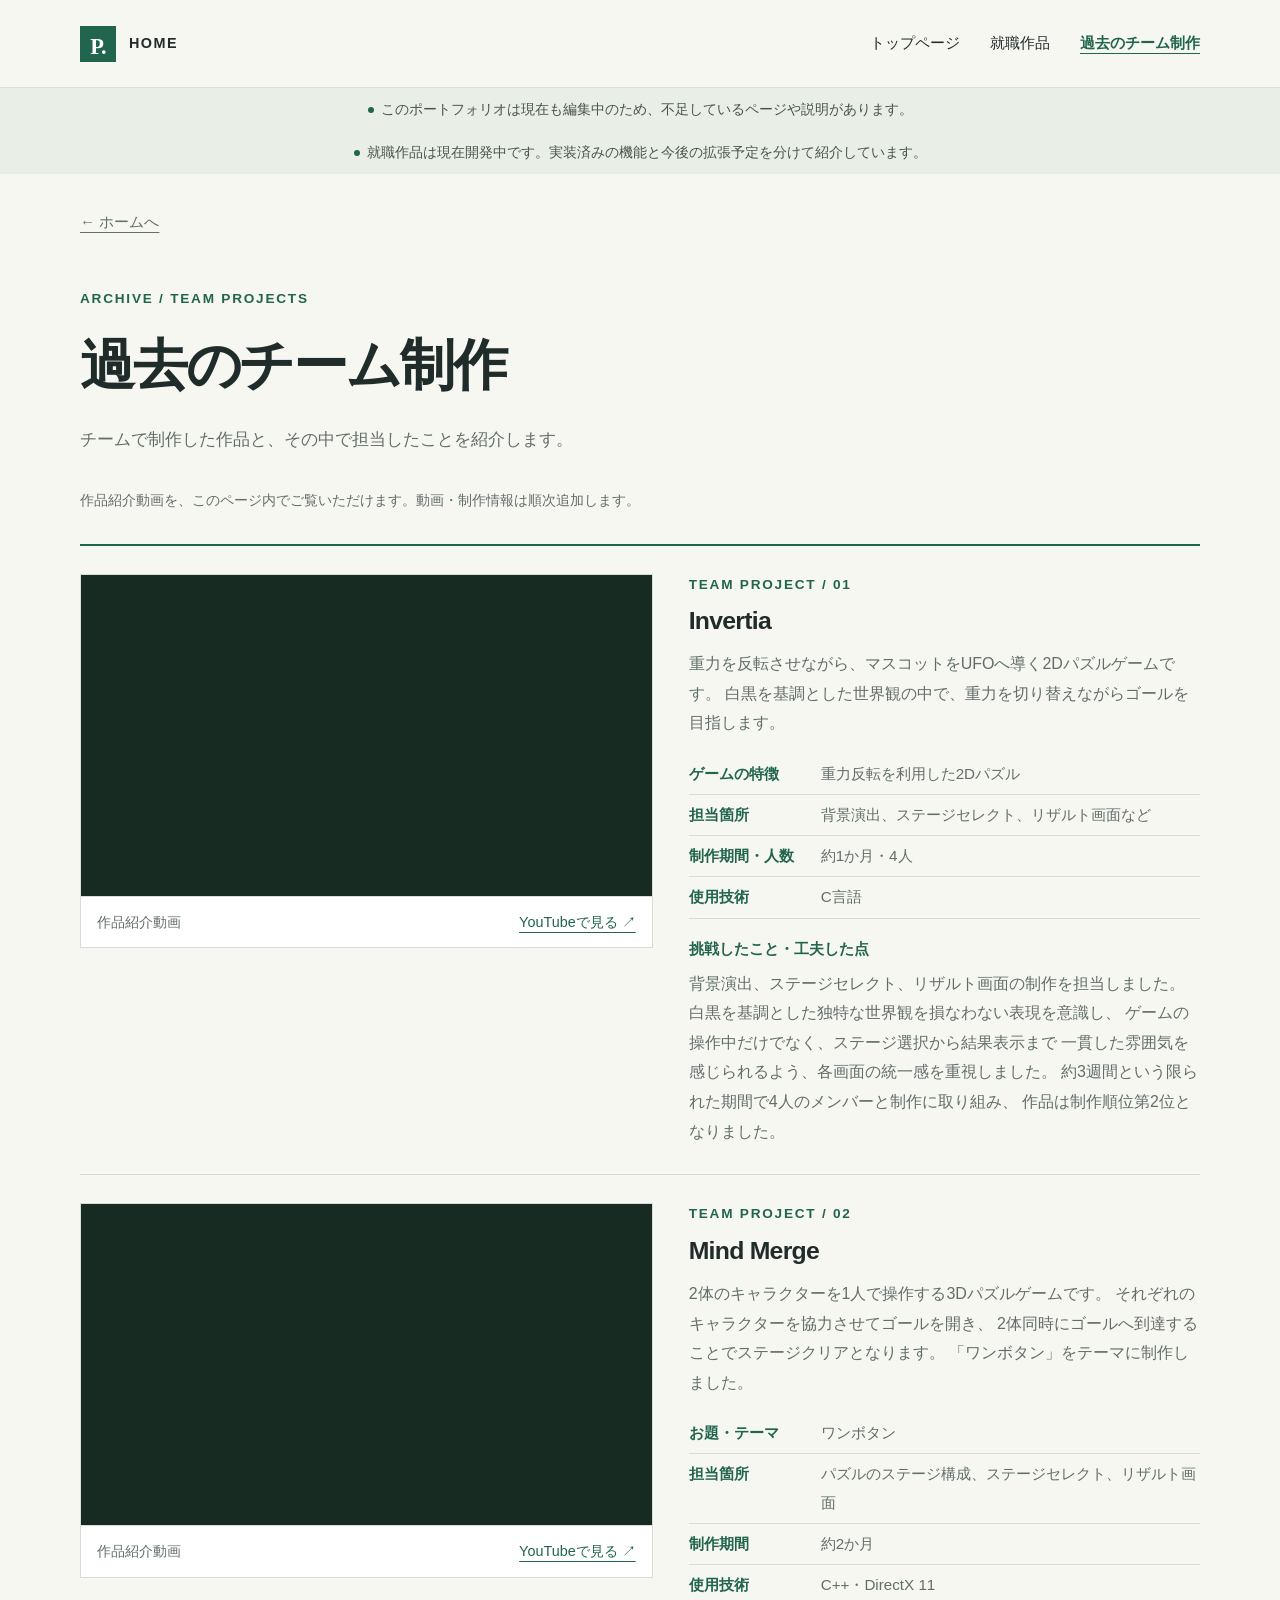
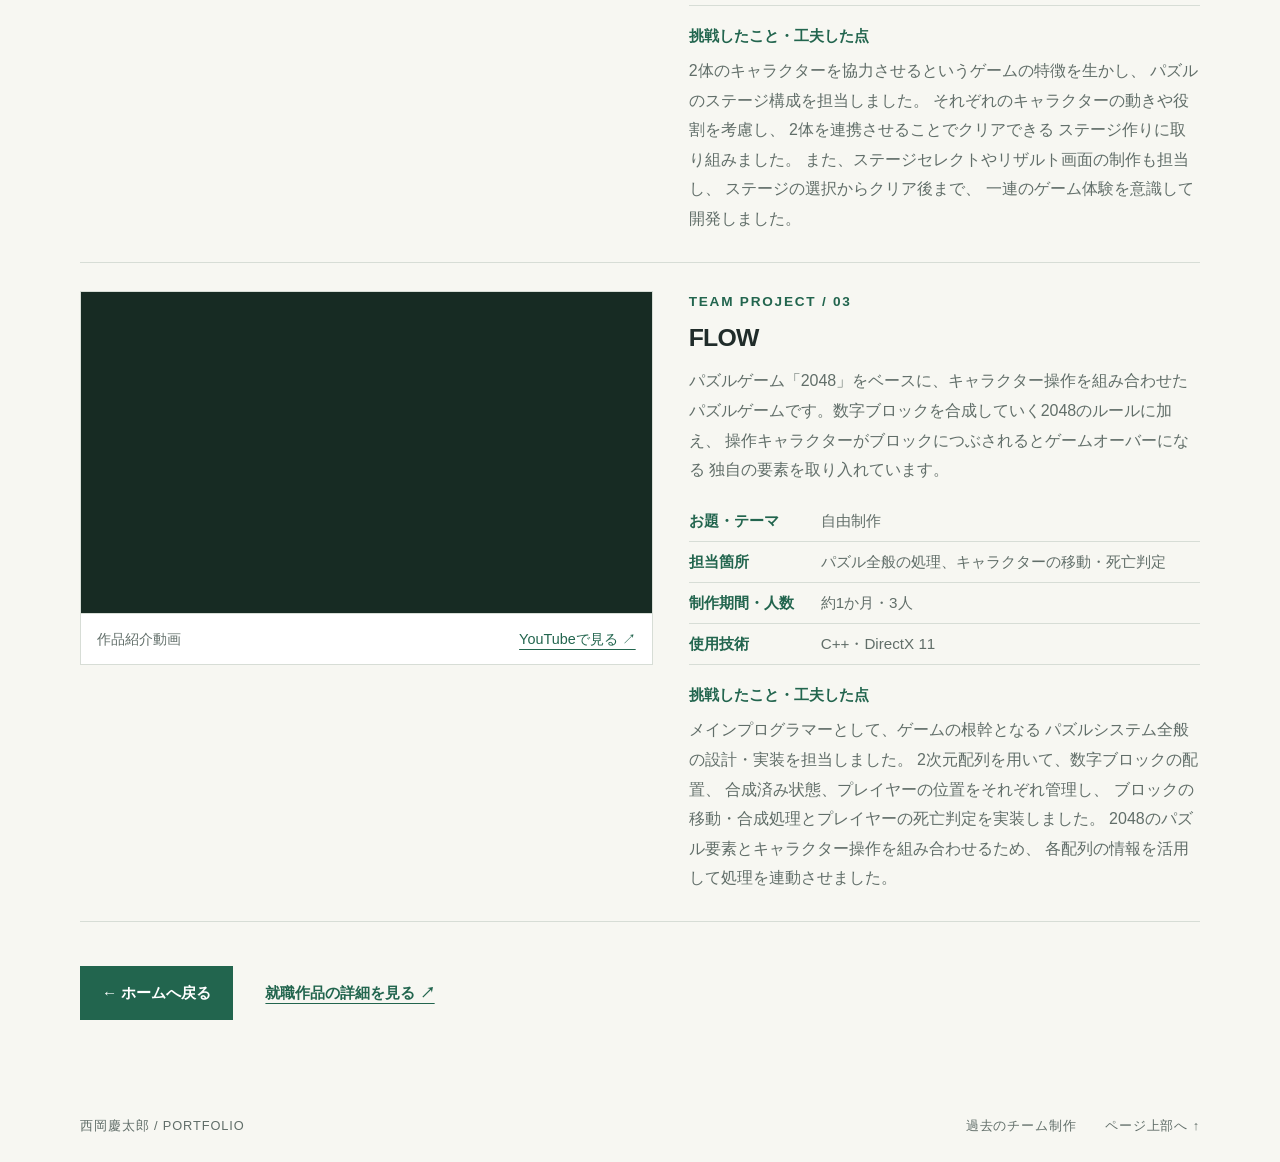
<file: team.html>
<!DOCTYPE html>
<html lang="ja">
<head>
  <meta charset="UTF-8">
  <meta name="viewport" content="width=device-width, initial-scale=1">
  <title>過去のチーム制作 | 西岡慶太郎</title>
  <meta name="description" content="西岡慶太郎の過去のチーム制作と、各作品で担当したことを紹介します。">
  <link rel="stylesheet" href="./style.css">
  <link rel="stylesheet" href="./portfolio-media.css">
  <script src="./portfolio-media.js" defer></script>
</head>
<body>
  <a class="skip-link" href="#main">本文へ移動</a>
  <header class="site-header">
    <a class="brand" href="./index.html" aria-label="ポートフォリオ ホーム"><span class="brand-mark" aria-hidden="true">P.</span> HOME</a>
    <nav id="site-nav" aria-label="メインナビゲーション">
      <a href="./index.html">トップページ</a>
      <a href="./project.html">就職作品</a>
      <a href="./team.html" aria-current="page">過去のチーム制作</a>
    </nav>
  </header>
  <main id="main">
   <div class="template-note"><span class="note-dot" aria-hidden="true">
      </span>このポートフォリオは現在も編集中のため、不足しているページや説明があります。</div>
    <div class="template-note"><span class="note-dot" aria-hidden="true">
      </span>就職作品は現在開発中です。実装済みの機能と今後の拡張予定を分けて紹介しています。</div>
    <div class="wrap project-page">
      <a class="back-link" href="./index.html">← ホームへ</a>
      <header class="project-header">
        <p class="eyebrow">ARCHIVE / TEAM PROJECTS</p>
        <h1>過去のチーム制作</h1>
        <p class="project-lead">チームで制作した作品と、その中で担当したことを紹介します。</p>
      </header>
      <p class="team-page-note">作品紹介動画を、このページ内でご覧いただけます。動画・制作情報は順次追加します。</p>
      <div class="team-work-list">
<article class="team-work" aria-labelledby="year2-work1-title">
          <figure class="team-video">
            <div class="team-video-frame">
              <iframe  src="https://www.youtube.com/embed/Pfc8dL7JAS0" title="チーム制作01の紹介動画" width="560" height="315" loading="lazy" referrerpolicy="strict-origin-when-cross-origin" allow="accelerometer; clipboard-write; encrypted-media; gyroscope; picture-in-picture; web-share" allowfullscreen></iframe>
            </div>
            <figcaption><span>作品紹介動画</span><a href="https://youtu.be/Pfc8dL7JAS0" target="_blank" rel="noopener noreferrer">YouTubeで見る ↗</a></figcaption>
          </figure>
          <div class="team-work-copy">
           
<p class="eyebrow">TEAM PROJECT / 01</p>
<h2 id="year2-work1-title">Invertia</h2>

<p class="team-work-summary">
  重力を反転させながら、マスコットをUFOへ導く2Dパズルゲームです。
  白黒を基調とした世界観の中で、重力を切り替えながらゴールを目指します。
</p>

<dl class="team-facts">
  <div>
    <dt>ゲームの特徴</dt>
    <dd>重力反転を利用した2Dパズル</dd>
  </div>
  <div>
    <dt>担当箇所</dt>
    <dd>背景演出、ステージセレクト、リザルト画面など</dd>
  </div>
  <div>
    <dt>制作期間・人数</dt>
    <dd>約1か月・4人</dd>
  </div>
  <div>
    <dt>使用技術</dt>
    <dd>C言語</dd>
  </div>
</dl>

<div class="team-challenge">
  <h4>挑戦したこと・工夫した点</h4>
  <p>
    背景演出、ステージセレクト、リザルト画面の制作を担当しました。
    白黒を基調とした独特な世界観を損なわない表現を意識し、
    ゲームの操作中だけでなく、ステージ選択から結果表示まで
    一貫した雰囲気を感じられるよう、各画面の統一感を重視しました。
    約3週間という限られた期間で4人のメンバーと制作に取り組み、
    作品は制作順位第2位となりました。
  </p>
</div>

          </div>
        </article>

<article class="team-work" aria-labelledby="year2-work2-title">
          <figure class="team-video">
            <div class="team-video-frame">
              <!-- 動画を追加するとき：下の仮表示を削除し、iframeのコメントを外して「動画ID」を変更します。-->
              <iframe src="https://www.youtube-nocookie.com/embed/avrCUiCDW0s" title="チーム制作02の紹介動画" width="560" height="315" loading="lazy" referrerpolicy="strict-origin-when-cross-origin" allow="accelerometer; clipboard-write; encrypted-media; gyroscope; picture-in-picture; web-share" allowfullscreen></iframe>
             </div>
            <figcaption><span>作品紹介動画</span><a href="https://youtu.be/avrCUiCDW0s" target="_blank" rel="noopener noreferrer">YouTubeで見る ↗</a></figcaption>
          </figure>
          <div class="team-work-copy">
  <p class="eyebrow">TEAM PROJECT / 02</p>
  <h2 id="year2-work2-title">Mind Merge</h2>

  <p class="team-work-summary">
    2体のキャラクターを1人で操作する3Dパズルゲームです。
    それぞれのキャラクターを協力させてゴールを開き、
    2体同時にゴールへ到達することでステージクリアとなります。
    「ワンボタン」をテーマに制作しました。
  </p>

  <dl class="team-facts">
    <div>
      <dt>お題・テーマ</dt>
      <dd>ワンボタン</dd>
    </div>
    <div>
      <dt>担当箇所</dt>
      <dd>パズルのステージ構成、ステージセレクト、リザルト画面</dd>
    </div>
    <div>
      <dt>制作期間</dt>
      <dd>約2か月</dd>
    </div>
    <div>
      <dt>使用技術</dt>
      <dd>C++・DirectX 11</dd>
    </div>
  </dl>

  <div class="team-challenge">
    <h4>挑戦したこと・工夫した点</h4>
    <p>
      2体のキャラクターを協力させるというゲームの特徴を生かし、
      パズルのステージ構成を担当しました。
      それぞれのキャラクターの動きや役割を考慮し、
      2体を連携させることでクリアできる
      ステージ作りに取り組みました。
      また、ステージセレクトやリザルト画面の制作も担当し、
      ステージの選択からクリア後まで、
      一連のゲーム体験を意識して開発しました。
    </p>
  </div>
</div>
        </article>

<article class="team-work" aria-labelledby="year3-work1-title">
          <figure class="team-video">
            <div class="team-video-frame">
              <!-- 動画を追加するとき：下の仮表示を削除し、iframeのコメントを外して「動画ID」を変更します。-->
              <iframe src="https://www.youtube-nocookie.com/embed/6_sCQqRrvVo" title="チーム制作03の紹介動画" width="560" height="315" loading="lazy" referrerpolicy="strict-origin-when-cross-origin" allow="accelerometer; clipboard-write; encrypted-media; gyroscope; picture-in-picture; web-share" allowfullscreen></iframe>
            </div>
            <figcaption><span>作品紹介動画</span><a href="https://youtu.be/Pfc8dL7JAS0" target="_blank" rel="noopener noreferrer">YouTubeで見る ↗</a></figcaption>
          </figure>
          <div class="team-work-copy">
            <p class="eyebrow">TEAM PROJECT / 03</p><h2 id="year3-work1-title">FLOW</h2>
             <p class="team-work-summary">
    パズルゲーム「2048」をベースに、キャラクター操作を組み合わせた
    パズルゲームです。数字ブロックを合成していく2048のルールに加え、
    操作キャラクターがブロックにつぶされるとゲームオーバーになる
    独自の要素を取り入れています。
  </p>

  <dl class="team-facts">
    <div>
      <dt>お題・テーマ</dt>
      <dd>自由制作</dd>
    </div>
    <div>
      <dt>担当箇所</dt>
      <dd>パズル全般の処理、キャラクターの移動・死亡判定</dd>
    </div>
    <div>
      <dt>制作期間・人数</dt>
      <dd>約1か月・3人</dd>
    </div>
    <div>
      <dt>使用技術</dt>
      <dd>C++・DirectX 11</dd>
    </div>
  </dl>

  <div class="team-challenge">
    <h4>挑戦したこと・工夫した点</h4>
    <p>
      メインプログラマーとして、ゲームの根幹となる
    パズルシステム全般の設計・実装を担当しました。
    2次元配列を用いて、数字ブロックの配置、
    合成済み状態、プレイヤーの位置をそれぞれ管理し、
    ブロックの移動・合成処理とプレイヤーの死亡判定を実装しました。
    2048のパズル要素とキャラクター操作を組み合わせるため、
    各配列の情報を活用して処理を連動させました。
    </p>
  </div>
        </div>
        </article>

      </div>
      <div class="page-actions"><a class="button" href="./index.html">← ホームへ戻る</a><a class="text-link" href="./project.html">就職作品の詳細を見る ↗</a></div>
    </div>
  </main>
  <footer class="site-footer wrap"><span>西岡慶太郎 / PORTFOLIO</span><div class="footer-links"><a href="./team.html">過去のチーム制作</a><a href="#main">ページ上部へ ↑</a></div></footer>
</body>
</html>
</file>
<file: style.css>
/* 1. 色と基本設定：--accent を変えるとアクセントカラーを変更できます。 */
:root {
  --paper: #f7f7f2;
  --ink: #202c2a;
  --muted: #616e69;
  --accent: #22654e;
  --accent-dark: #194b3a;
  --line: #d7ddd6;
  --pale: #e9eee7;
  --white: #fff;
}
* { box-sizing: border-box; }
html { scroll-behavior: smooth; scroll-padding-top: 120px; }
body { min-width: 1100px; margin: 0; background: var(--paper); color: var(--ink); font-family: "Noto Sans JP", "Yu Gothic", "Hiragino Kaku Gothic ProN", Meiryo, sans-serif; font-size: 16px; line-height: 1.85; }
a { color: inherit; text-underline-offset: 5px; }
button { font: inherit; }
img { display: block; max-width: 100%; height: auto; }
h1, h2, h3, p { margin: 0; }
h1, h2, h3 { line-height: 1.45; overflow-wrap: anywhere; }
p, dd, a { overflow-wrap: anywhere; }
h2 { font-size: clamp(1.6rem, 3vw, 2.15rem); letter-spacing: -.03em; }
h3 { font-size: 1.3rem; }
[hidden] { display: none !important; }
:focus-visible { outline: 3px solid #a44d16; outline-offset: 5px; }
.wrap { width: min(1120px, calc(100% - 80px)); margin-inline: auto; }
.eyebrow { font-size: .72rem; font-weight: 700; line-height: 1.6; letter-spacing: .13em; color: var(--accent); margin-bottom: 16px; }
.muted { color: var(--muted); font-size: .86rem; }
.skip-link { position: fixed; top: -100px; left: 12px; z-index: 100; padding: 10px 18px; background: var(--ink); color: white; }
.skip-link:focus { top: 12px; }

/* 2. PC向けの共通ヘッダー。ナビゲーションは常に表示します。 */
.site-header { min-height: 88px; padding: 20px max(40px, calc((100% - 1120px) / 2)); display: flex; justify-content: space-between; align-items: center; gap: 24px; border-bottom: 1px solid var(--line); background: var(--paper); position: sticky; top: 0; z-index: 10; }
.brand { display: flex; align-items: center; gap: 13px; text-decoration: none; font-size: .8rem; font-weight: 700; letter-spacing: .1em; }
.brand-mark { display: grid; place-items: center; width: 36px; height: 36px; color: white; background: var(--accent); font-family: Georgia, serif; font-size: 1.4rem; letter-spacing: -.04em; }
#site-nav { display: flex; align-items: center; gap: 30px; }
#site-nav a { font-size: .84rem; text-decoration: none; padding-block: 8px; }
#site-nav a:hover { color: var(--accent); text-decoration: underline; }
#site-nav a[aria-current="page"] { color: var(--accent); font-weight: 700; text-decoration: underline; }
.template-note { padding: 9px 24px; background: var(--pale); color: #47554c; font-size: .74rem; text-align: center; }
.note-dot { display: inline-block; width: 6px; height: 6px; border-radius: 50%; background: var(--accent); margin: 0 7px 1px 0; }

/* 3. 冒頭と作品一覧 */
.hero { display: grid; grid-template-columns: 1fr 270px; gap: 70px; align-items: end; padding-block: 48px; }
.hero h1 { font-size: 3rem; font-weight: 800; line-height: 1.38; letter-spacing: -.06em; margin-bottom: 22px; }
.hero h1 span { color: var(--accent); }
.hero-name { font-weight: 700; margin-bottom: 14px; }
.hero-name span { font-size: .84rem; color: var(--muted); font-weight: 400; }
.hero-description { font-size: .88rem; color: var(--muted); margin-bottom: 28px; }
.button { display: inline-flex; justify-content: center; align-items: center; gap: 36px; background: var(--accent); color: white; text-decoration: none; padding: 13px 22px; font-size: .86rem; font-weight: 600; transition: background .15s; }
.button:hover { background: var(--accent-dark); }
.hero-index { margin-bottom: 5px; }
.hero-index a { display: grid; grid-template-columns: 26px 1fr 20px; gap: 14px; padding-block: 18px; border-bottom: 1px solid var(--line); text-decoration: none; font-size: .84rem; }
.hero-index a:hover { color: var(--accent); }
.hero-index a span:first-child { color: var(--muted); font-size: .7rem; }
.section { padding-block: 66px; }
#works { border-top: 1px solid var(--line); }
.section-heading { display: flex; align-items: end; justify-content: space-between; gap: 30px; margin-bottom: 36px; }
.section-heading .eyebrow { margin-bottom: 10px; }
.section-heading > p { font-size: .82rem; color: var(--muted); }
.featured-work { display: grid; grid-template-columns: 1.08fr 1fr; background: white; border: 1px solid var(--line); margin-bottom: 30px; }
.work-image { display: flex; flex-direction: column; background: #e3e9df; text-decoration: none; }
.work-image img { width: 100%; height: 100%; min-height: 280px; object-fit: contain; }
.image-caption { padding: 10px 18px; font-size: .7rem; color: #4d5f52; border-top: 1px solid #ced6c7; }
.featured-copy { padding: 32px; }
.featured-copy h3 { font-size: 1.6rem; margin-bottom: 14px; }
.featured-copy > p:not(.eyebrow) { font-size: .87rem; color: var(--muted); }
.project-meta { margin: 23px 0; font-size: .83rem; }
.project-meta > div { display: grid; grid-template-columns: 86px 1fr; gap: 16px; padding-block: 10px; border-bottom: 1px solid var(--line); }
.project-meta dt { color: var(--muted); }
.project-meta dd { margin: 0; }
.text-link { color: var(--accent); font-size: .86rem; font-weight: 700; display: inline-flex; gap: 22px; }
.work-row { display: flex; align-items: start; gap: 30px; padding-block: 30px; border-bottom: 1px solid var(--line); }
.work-number { color: var(--accent); font-size: 1.3rem; font-family: Georgia, serif; }
.work-row-body { flex: 1; min-width: 0; }
.work-row .eyebrow { font-size: .65rem; margin-bottom: 8px; }
.work-row h3 { margin-bottom: 8px; }
.work-row-body > p:not(.eyebrow) { font-size: .86rem; color: var(--muted); }
.type-label { font-size: .65rem; border: 1px solid var(--line); padding: 2px 12px; border-radius: 20px; letter-spacing: .06em; }
details { margin-top: 16px; font-size: .86rem; }
summary { cursor: pointer; color: var(--accent); font-weight: 600; padding-block: 7px; }
.detail-content { margin-top: 12px; padding: 20px; background: var(--pale); }
.detail-content .project-meta { margin-top: 0; }
.detail-content > p + p { margin-top: 10px; }

/* 4. スキル・プロフィール・連絡先 */
.skills-section { background: var(--pale); border-block: 1px solid var(--line); }
.skills-grid { display: grid; grid-template-columns: repeat(3, 1fr); gap: 36px; }
.skills-grid > div { border-top: 1px solid #b8c4b8; padding-top: 18px; }
.skill-number { color: var(--accent); font-family: Georgia, serif; font-size: 1.1rem; }
.skills-grid h3 { font-size: 1.12rem; margin: 14px 0 12px; }
.skills-grid p { font-size: .85rem; color: #516057; }
.skills-grid .skill-label { font-weight: 700; margin-bottom: 7px; color: var(--ink); }
.about-section { display: grid; grid-template-columns: 1fr 1.65fr; gap: 80px; padding-block: 82px; }
.about-photo { display: block; width: 300px; max-width: 100%; height: auto; margin-top: 24px; border-radius: 8px; }
.about-name { font-size: 1.5rem; margin-bottom: 18px; }
.about-name span { display: block; font-size: .75rem; font-weight: 400; color: var(--muted); margin-top: 6px; }
.about-section > div > p:not(.eyebrow) { font-size: .88rem; color: var(--muted); }
.contact-section { background: #203e33; color: white; padding-block: 50px; }
.contact-inner { display: grid; grid-template-columns: 1fr 1.65fr; gap: 80px; align-items: center; }
.contact-inner .eyebrow { color: #bed0bf; margin-bottom: 7px; }
.contact-inner h2 { margin-bottom: 10px; }
.contact-inner p { font-size: .85rem; }
.contact-address > p:first-child { font-size: 1.1rem; }
.contact-address a { color: white; }
.contact-address .contact-note { color: #bed0bf; font-size: .76rem; margin-top: 8px; }
.site-footer { display: flex; justify-content: space-between; gap: 24px; padding-block: 24px; font-size: .68rem; letter-spacing: .07em; color: var(--muted); }

/* 5. 代表作品の詳細ページ */
.project-page { padding-block: 32px 70px; }
.back-link { color: var(--muted); font-size: .82rem; }
.project-header { max-width: 820px; padding-block: 50px 32px; }
.project-header h1 { font-size: clamp(2rem, 4.4vw, 3.3rem); letter-spacing: -.04em; margin-bottom: 18px; }
.project-lead { color: var(--muted); }
.project-figure { margin: 0 0 50px; }
.project-figure img { width: 100%; max-height: 560px; object-fit: cover; }
.project-figure figcaption { font-size: .76rem; color: var(--muted); padding-top: 12px; }
.case-layout { display: grid; grid-template-columns: 280px 1fr; gap: 70px; margin-bottom: 48px; }
.case-overview h2 { font-size: 1.3rem; }
.case-overview .project-meta > div { grid-template-columns: 48px 1fr; }
.resource-note { background: var(--pale); padding: 20px; font-size: .8rem; }
.resource-note p { margin-top: 8px; color: var(--muted); }
.case-body section { margin-bottom: 44px; border-top: 1px solid var(--line); padding-top: 24px; }
.case-body h2 { font-size: 1.5rem; margin-bottom: 18px; }
.case-body h3 { font-size: 1rem; margin: 20px 0 8px; }
.case-body p, .case-list { font-size: .91rem; }
.case-body .eyebrow { font-size: .7rem; }
.writing-example { margin-top: 24px; padding: 24px; border-left: 3px solid var(--accent); background: white; }
.writing-example .muted { margin-top: 12px; font-size: .8rem; }
.case-list { padding-left: 22px; }

/* 就職作品とチーム制作の個別ページ */
.draft-label { display: inline-block; padding: 1px 9px; border: 1px solid var(--line); font-size: .72rem !important; color: var(--muted); margin-bottom: 12px; }
.matching-header { max-width: 1080px; }
.matching-header h1 { font-size: 2.65rem; line-height: 1.5; }
.matching-figure { background: var(--pale); border: 1px solid var(--line); }
.matching-figure img { width: 840px; max-height: none; margin-inline: auto; object-fit: contain; }
.matching-figure figcaption { padding: 12px 22px; border-top: 1px solid var(--line); background: var(--paper); }
.entry-note { color: var(--muted); margin: 16px 0; }
.case-toc { margin-top: 28px; display: flex; flex-direction: column; }
.case-toc a { font-size: .8rem; text-decoration: none; padding: 10px 0; border-bottom: 1px solid var(--line); }
.case-toc a:hover { color: var(--accent); text-decoration: underline; }
.page-actions { display: flex; gap: 32px; align-items: center; margin-top: 44px; }
.team-archive { border-top: 1px solid var(--line); padding-top: 32px; }

/* 画像中心の就職作品紹介。画像は縦横比を保って全体を表示します。 */
.visual-feature { display: block; }
.visual-feature .work-image img { height: auto; min-height: 0; }
.visual-feature .image-caption { display: flex; justify-content: space-between; padding: 12px 22px; }
.visual-feature .featured-copy { display: grid; grid-template-columns: 1.3fr 1fr; gap: 50px; align-items: center; padding: 30px; }
.visual-feature .featured-copy h3 { margin: 0; font-size: 1.5rem; line-height: 1.6; }
.visual-feature .featured-copy .eyebrow { margin-bottom: 10px; }
.visual-feature .featured-copy > div > p:not(.eyebrow) { font-size: .87rem; color: var(--muted); margin-bottom: 20px; }
.tool-grid { display: grid; grid-template-columns: repeat(4, 1fr); gap: 24px; }
.tool-item { background: var(--white); border: 1px solid var(--line); padding: 25px 22px; text-align: center; }
.tool-logo { height: 125px; display: flex; justify-content: center; align-items: center; margin-bottom: 20px; }
.tool-logo img { width: 112px; height: 100px; object-fit: contain; }
.tool-category { color: var(--muted); font-size: .65rem; letter-spacing: .13em; margin-bottom: 5px; }
.tool-item h3 { font-size: 1.2rem; margin-bottom: 8px; }
.tool-state { display: inline-block; background: var(--pale); color: var(--accent); font-size: .7rem; padding: 1px 10px; margin-bottom: 14px; border-radius: 3px; }
.tool-item > p:last-child { font-size: .78rem; color: var(--muted); }
.footer-links { display: flex; gap: 28px; }
.footer-links a { text-decoration: none; }
.footer-links a:hover { text-decoration: underline; }
.matching-header { padding-top: 32px; padding-bottom: 24px; }
.matching-header h1 { font-size: 2.3rem; }
.visual-index { display: flex; gap: 34px; border-block: 1px solid var(--line); padding: 15px 0; margin-bottom: 42px; font-size: .82rem; }
.visual-index a { text-decoration: none; color: var(--accent); }
.visual-index a:hover { text-decoration: underline; }
.visual-section { margin-bottom: 60px; }
.visual-section-heading { display: flex; gap: 28px; align-items: baseline; margin-bottom: 22px; }
.visual-section-heading h2 { font-size: 1.5rem; }
.visual-section-heading .eyebrow { margin-bottom: 0; }
.visual-figure { margin: 0; border: 1px solid var(--line); background: white; }
.visual-figure > img { width: 100%; height: auto; object-fit: contain; }
.visual-figure figcaption { padding: 20px 24px; border-top: 1px solid var(--line); }
.visual-figure figcaption strong { display: block; font-size: 1rem; margin-bottom: 7px; }
.visual-figure figcaption span { display: block; font-size: .83rem; color: var(--muted); }
.screenshot-grid { display: grid; grid-template-columns: 1fr 1fr; gap: 24px; }
.visual-figure > .architecture-image { max-height: 420px; background: #edf0eb; }
.project-notes { display: grid; grid-template-columns: 1fr 1.35fr; gap: 70px; border-top: 1px solid var(--line); padding-top: 38px; }
.project-notes h2 { font-size: 1.5rem; }
.project-explanations details { padding: 12px 0; border-bottom: 1px solid var(--line); margin-top: 0; }

/* 就職作品：中サイズの画像と詳細を横並びにして、縦の移動を抑えます。 */
.project-detail-index { display: block; position: sticky; top: 88px; z-index: 9; background: var(--paper); margin-bottom: 30px; padding: 12px 0; }
.detail-index-main, .detail-index-items { display: flex; align-items: center; gap: 28px; }
.detail-index-main { font-weight: 700; }
.detail-index-items { margin-top: 8px; gap: 25px; font-size: .75rem; }
.detail-index-items span { color: var(--muted); font-size: .65rem; margin-right: 4px; }
.project-page .visual-section, .project-page .detail-row, .project-page .project-notes { scroll-margin-top: 90px; }
.project-page .visual-section { margin-bottom: 36px; }
.project-page .visual-section-heading { margin-bottom: 16px; }
.section-draft-note { font-size: .8rem; color: var(--muted); margin-bottom: 18px; }
.detail-row { display: grid; grid-template-columns: 1.15fr 1fr; gap: 32px; align-items: start; padding: 24px 0; border-top: 1px solid var(--line); }
.overview-row { align-items: center; padding: 0; border-top: 0; }
.detail-media { margin: 0; border: 1px solid var(--line); background: #edf0eb; }
.detail-media a { display: block; text-decoration: none; }
.detail-media img { width: 100%; height: 310px; object-fit: contain; }
.overview-row .detail-media img { height: 250px; }
.image-open { display: block; text-align: right; padding: 5px 12px; background: white; border-top: 1px solid var(--line); color: var(--accent); font-size: .7rem; }
.detail-media a:hover .image-open { text-decoration: underline; }
.detail-copy h3 { font-size: 1.3rem; margin-bottom: 10px; }
.detail-copy > p:not(.detail-number) { font-size: .85rem; color: var(--muted); }
.detail-copy > p + p { margin-top: 12px; }
.detail-number { font-family: Georgia, serif; font-size: 1.15rem; line-height: 1.4; color: var(--accent); margin-bottom: 8px; }
.detail-number span { vertical-align: middle; font-family: "Yu Gothic", Meiryo, sans-serif; font-size: .65rem; color: var(--muted); border: 1px solid var(--line); padding: 2px 8px; margin-left: 10px; }
.detail-points { margin: 14px 0 0; font-size: .8rem; }
.detail-points > div + div { margin-top: 12px; }
.detail-points dt { color: var(--accent); font-weight: 700; margin-bottom: 3px; }
.detail-points dd { margin: 0; color: var(--muted); }

/* 6. 動きを抑える設定と印刷用の調整 */
@media (prefers-reduced-motion: reduce) {
  html { scroll-behavior: auto; }
  .button { transition: none; }
}
@media print {
  .site-header { position: static; }
  .project-detail-index { position: static; }
  .template-note, .hero-index { display: none !important; }
  body { min-width: 0; background: white; }
  .wrap { width: 100%; }
}

/* 就職作品の技術と、学年別のチーム制作 */
.project-tech-tags { display: flex; flex-wrap: wrap; gap: 8px; list-style: none; padding: 0; margin: 18px 0 0; }
.project-tech-tags li { background: var(--accent); color: white; padding: 4px 14px; font-size: .82rem; font-weight: 700; letter-spacing: .02em; }
.team-year-index { margin-bottom: 16px; }
.team-page-note { color: var(--muted); font-size: .8rem; margin-bottom: 30px; }
.team-year { margin-bottom: 52px; }
.team-year-heading { display: flex; gap: 24px; align-items: center; padding-bottom: 22px; border-bottom: 2px solid var(--accent); }
.team-year-heading .eyebrow { margin-bottom: 4px; }
.team-year-heading h2 { font-size: 1.7rem; }
.team-year-number { font: 3rem Georgia, serif; color: #9eb6a5; }
.team-work { display: grid; grid-template-columns: 1.12fr 1fr; gap: 36px; padding: 28px 0; border-bottom: 1px solid var(--line); align-items: start; }
.team-work-image { margin: 0; border: 1px solid var(--line); background: white; }
.team-work-image img { width: 100%; height: 310px; object-fit: contain; background: var(--pale); }
.team-work-image figcaption { padding: 8px 14px; color: var(--muted); font-size: .72rem; border-top: 1px solid var(--line); }
.team-work-copy .eyebrow { margin-bottom: 8px; }
.team-work-copy h3 { margin-bottom: 10px; font-size: 1.4rem; }
.team-work-summary { color: var(--muted); font-size: .85rem; }
.team-facts { font-size: .8rem; margin: 16px 0; }
.team-facts > div { display: grid; grid-template-columns: 120px 1fr; gap: 12px; padding: 6px 0; border-bottom: 1px solid var(--line); }
.team-facts dt { font-weight: 700; color: var(--accent); }
.team-facts dd { margin: 0; color: var(--muted); }
.team-challenge h4 { margin: 0 0 6px; font-size: .85rem; color: var(--accent); }
.team-challenge p { font-size: .82rem; color: var(--muted); }

/* 作品詳細の階層付き目次と、画像を添えた進捗記録 */
.project-toc { padding: 22px 24px; margin: 0 0 36px; background: white; border: 1px solid var(--line); }
.toc-label { color: var(--muted); font-size: .75rem; margin-bottom: 14px; }
.toc-sections { display: grid; grid-template-columns: 1fr 3.4fr 1fr 1fr; gap: 24px; list-style: none; padding: 0; margin: 0; }
.toc-sections > li > a { color: var(--accent); font-size: .9rem; font-weight: 700; text-decoration: none; }
.toc-sections a:hover { text-decoration: underline; }
.toc-details { padding-inline: 24px; border-inline: 1px solid var(--line); }
.toc-details ol { display: grid; grid-template-columns: 1fr 1fr; gap: 10px 18px; list-style: none; padding: 0; margin: 12px 0 0; }
.toc-details ol a { display: flex; align-items: baseline; gap: 10px; font-size: .78rem; text-decoration: none; }
.toc-details ol span { color: var(--accent); font-weight: 700; font-size: .75rem; }
.project-page .visual-section, .project-page .detail-row, .project-page .project-notes { scroll-margin-top: 0; }
.progress-gallery { grid-column: 1 / -1; margin-top: 0; border: 1px solid var(--line); background: white; }
.progress-gallery > summary { padding: 12px 18px; }
.progress-gallery > summary > span { margin-left: 18px; font-size: .75rem; font-weight: 400; color: var(--muted); }
.progress-gallery[open] > summary { border-bottom: 1px solid var(--line); }
.progress-entries { padding: 0 20px; }
.progress-entry { display: grid; grid-template-columns: 1.12fr 1fr; gap: 28px; padding: 22px 0; }
.progress-entry + .progress-entry { border-top: 1px solid var(--line); }
.progress-image { margin: 0; background: var(--pale); border: 1px solid var(--line); align-self: start; }
.progress-image a { display: block; text-decoration: none; }
.progress-image img { width: 100%; height: 280px; object-fit: contain; }
.progress-step { color: var(--muted); font-size: .7rem; margin-bottom: 5px; }
.progress-copy h4 { font-size: 1.05rem; margin: 0 0 10px; }
.progress-copy h5 { font-size: .8rem; color: var(--accent); margin: 12px 0 4px; }
.progress-copy > p:not(.progress-step) { font-size: .8rem; color: var(--muted); }
.progress-meta { display: flex; gap: 24px; margin: 0; font-size: .74rem; }
.progress-meta > div { display: flex; gap: 8px; }
.progress-meta dt { color: var(--muted); }
.progress-meta dd { margin: 0; }

/* 制作の目的・工夫・振り返り：本文を常時表示する独立した項目 */
.toc-reflection { grid-column: 1 / -1; border-top: 1px solid var(--line); padding-top: 16px; }
.toc-reflection ul { display: flex; flex-wrap: wrap; gap: 12px 28px; list-style: none; padding: 0; margin: 8px 0 0; }
.toc-reflection ul a { font-size: .78rem; text-decoration: none; color: var(--muted); }
.project-reflection { margin: 46px 0; padding: 30px 34px; background: white; border: 1px solid var(--line); border-top: 4px solid var(--accent); }
.reflection-heading { margin-bottom: 24px; }
.reflection-heading .eyebrow { margin-bottom: 8px; }
.reflection-heading h2 { font-size: 1.9rem; }
.reflection-item { display: grid; grid-template-columns: 300px 1fr; gap: 38px; padding: 26px 0; border-top: 1px solid var(--line); }
.reflection-item:last-child { padding-bottom: 0; }
.reflection-number { font: 1.5rem Georgia, serif; color: var(--accent); margin-bottom: 10px; }
.reflection-item h3 { font-size: 1.16rem; line-height: 1.7; }
.reflection-body { font-size: .92rem; line-height: 2; }
.reflection-body p + p { margin-top: 14px; }
.project-facts-only { display: block; }
.project-facts-only .project-meta { display: grid; grid-template-columns: 1fr 1fr; gap: 0 36px; }

/* トップ・チーム制作ページの文字サイズ。project.htmlの設定はそのまま。 */
body:not(.project-readable) { font-size: 17px; }
body:not(.project-readable) .hero h1 { font-size: 3.15rem; }
body:not(.project-readable) h2 { font-size: clamp(1.75rem, 3vw, 2.3rem); }
body:not(.project-readable) .project-header h1 { font-size: clamp(2.15rem, 4.4vw, 3.45rem); }
body:not(.project-readable) .featured-copy h3,
body:not(.project-readable) .visual-feature .featured-copy h3 { font-size: 1.65rem; }
body:not(.project-readable) .about-name { font-size: 1.65rem; }
body:not(.project-readable) .tool-item h3 { font-size: 1.3rem; }
body:not(.project-readable) .team-work-copy h2 { font-size: 1.55rem; }
body:not(.project-readable) .hero-description,
body:not(.project-readable) .featured-copy > p:not(.eyebrow),
body:not(.project-readable) .visual-feature .featured-copy > div > p:not(.eyebrow),
body:not(.project-readable) .about-section > div > p:not(.eyebrow),
body:not(.project-readable) .team-work-summary,
body:not(.project-readable) .team-challenge p { font-size: 1rem; }
body:not(.project-readable) #site-nav a,
body:not(.project-readable) .hero-index a,
body:not(.project-readable) .button,
body:not(.project-readable) .text-link,
body:not(.project-readable) .project-meta,
body:not(.project-readable) .team-facts,
body:not(.project-readable) .team-challenge h4,
body:not(.project-readable) .tool-item > p:last-child,
body:not(.project-readable) .contact-inner p,
body:not(.project-readable) .section-heading > p,
body:not(.project-readable) .muted,
body:not(.project-readable) .back-link { font-size: .95rem; }
body:not(.project-readable) .brand,
body:not(.project-readable) .hero-name span,
body:not(.project-readable) .project-tech-tags li,
body:not(.project-readable) .team-page-note,
body:not(.project-readable) .carousel-slide figcaption,
body:not(.project-readable) .carousel-count { font-size: .9rem; }
body:not(.project-readable) .eyebrow,
body:not(.project-readable) .image-caption,
body:not(.project-readable) .tool-state,
body:not(.project-readable) .about-name span,
body:not(.project-readable) .contact-address .contact-note,
body:not(.project-readable) .template-note { font-size: .85rem; }
body:not(.project-readable) .tool-category,
body:not(.project-readable) .hero-index a span:first-child,
body:not(.project-readable) .site-footer { font-size: .8rem; }
body:not(.project-readable) .contact-address > p:first-child { font-size: 1.2rem; }

/* 横長のロゴは縦横比を保って表示します。 */
.tool-logo img[src$="/sourcetree.svg"],
.tool-logo img[src$="/directx11.svg"] { width: 190px; height: 100px; }
</file>
<file: portfolio-media.css>
/* project.htmlだけの文字・画像サイズ */
.project-readable { font-size: 18px; }
.project-readable .project-lead { font-size: 1.15rem; }
.project-readable .matching-header h1 { font-size: 2.65rem; }
.project-readable .visual-section-heading h2, .project-readable .project-notes h2 { font-size: 1.8rem; }
.project-readable .detail-copy h3 { font-size: 1.5rem; }
.project-readable .detail-copy > p:not(.detail-number), .project-readable .detail-points,
.project-readable .reflection-body, .project-readable .architecture-summary,
.project-readable .implementation-note, .project-readable .tech-review-note { font-size: 1.125rem; line-height: 1.95; }
.project-readable .detail-number { font-size: 1.35rem; }
.project-readable .detail-number span, .project-readable .eyebrow { font-size: .85rem; }
.project-readable .muted, .project-readable .section-draft-note, .project-readable .project-meta,
.project-readable .tech-overview-note, .project-readable .tech-terms, .project-readable .tech-facts-note { font-size: 1rem; }
.project-readable .toc-label, .project-readable .toc-details ol a,
.project-readable .toc-reflection ul a, .project-readable .back-link { font-size: .95rem; }
.project-readable .toc-details ol span { font-size: .9rem; }
.project-readable .toc-sections > li > a, .project-readable .project-tech-tags li,
.project-readable .tech-keypoints li { font-size: 1rem; }
.project-readable .toc-sections { grid-template-columns: .9fr 3.7fr 1fr 1fr; gap: 18px; }
.project-readable .toc-details { padding-inline: 18px; }
.project-readable .reflection-heading h2 { font-size: 2.1rem; }
.project-readable .reflection-item h3 { font-size: 1.35rem; }
.project-readable .gallery-label { font-size: 1.2rem; }
.project-readable .detail-row { grid-template-columns: minmax(0,.95fr) minmax(0,1.2fr); }
.project-readable .detail-media img { height: auto; max-height: 280px; object-fit: contain; }
.project-readable .overview-row .detail-media img { height: 225px; }
.project-readable .evidence-shot figcaption, .project-readable .architecture-image figcaption { font-size: .95rem; line-height: 1.8; }
.project-readable .evidence-gallery { max-width: 980px; margin-inline: auto; }
.project-readable .evidence-gallery .evidence-shot a { height: auto; max-height: none; }
.project-readable .evidence-gallery .evidence-shot img { height: 235px; max-height: 235px; }
.project-readable .architecture-image { max-width: 980px; }
.project-readable .image-open { font-size: .85rem; }
[data-image-preview] { cursor: zoom-in; }

/* 同じページで画像を拡大。dialogでフォーカスを拡大画面に保ちます。 */
.image-viewer { width: min(1440px, 94vw); max-width: 94vw; max-height: 94vh; padding: 20px; border: 1px solid #c6d2ca; border-radius: 12px; background: #f7f7f2; color: #202c2a; }
.image-viewer::backdrop { background: rgb(10 20 16 / .82); }
.viewer-toolbar { display: flex; align-items: center; gap: 16px; margin-bottom: 14px; }
.viewer-toolbar h2 { font-size: 1.1rem; margin-right: auto; }
.viewer-toolbar button, .carousel-controls button { font: inherit; cursor: pointer; border: 1px solid #b8c8bc; color: #194b3a; background: white; padding: 7px 16px; border-radius: 5px; }
.viewer-toolbar button:hover, .carousel-controls button:hover { background: #e9eee7; }
.viewer-viewport { overflow: auto; max-height: 70vh; background: #e5ebe5; }
.viewer-viewport img { display: block; width: auto; max-width: 100%; max-height: 70vh; height: auto; margin: auto; object-fit: contain; }
.viewer-viewport.is-actual img { max-width: none; max-height: none; margin: 0; }
.viewer-caption { font-size: .95rem; line-height: 1.65; margin: 12px 0 0; }
body.image-viewer-open { overflow: hidden; }

/* チーム作品ごとの手動スライド。自動では切り替えません。 */
.team-work-list { border-top: 2px solid var(--accent); }
.team-carousel { min-width: 0; border: 1px solid var(--line); background: white; align-self: start; }
.carousel-window { overflow-x: auto; scroll-snap-type: x mandatory; }
.carousel-track { display: flex; transition: transform .25s ease; }
.carousel-slide { flex: 0 0 100%; min-width: 0; margin: 0; scroll-snap-align: start; }
.carousel-slide img { width: 100%; height: 300px; object-fit: contain; background: var(--pale); }
.carousel-slide figcaption { border-top: 1px solid var(--line); padding: 10px 16px; font-size: .82rem; color: var(--muted); }
.team-carousel.is-enhanced .carousel-window { overflow: hidden; }
.carousel-controls { display: flex; align-items: center; justify-content: space-between; gap: 12px; padding: 12px 14px; border-top: 1px solid var(--line); }
.carousel-dots { display: flex; gap: 10px; margin-left: auto; }
.carousel-dots button { width: 12px; height: 12px; border-radius: 50%; padding: 0; background: #e4eae3; }
.carousel-dots button[aria-current="true"] { background: var(--accent); border-color: var(--accent); }
.carousel-count { min-width: 46px; text-align: center; font-size: .8rem; color: var(--muted); }
.carousel-controls button:disabled { opacity: .35; cursor: default; }
@media (prefers-reduced-motion: reduce) { .carousel-track { transition: none; } }

.team-work-copy h2 { margin-bottom: 10px; font-size: 1.4rem; }

/* チーム制作の動画。画像スライダーと同じ幅で16:9に統一します。 */
.team-video { margin: 0; min-width: 0; align-self: start; border: 1px solid var(--line); background: white; }
.team-video-frame { aspect-ratio: 16 / 9; background: #172b23; }
.team-video-frame iframe { display: block; width: 100%; height: 100%; border: 0; }
.team-video figcaption { display: flex; justify-content: space-between; flex-wrap: wrap; gap: 8px 16px; padding: 12px 16px; font-size: .9rem; color: var(--muted); border-top: 1px solid var(--line); }
.team-video figcaption a { color: var(--accent); }
.team-video-placeholder { height: 100%; display: flex; flex-direction: column; align-items: center; justify-content: center; gap: 12px; background: var(--pale); color: var(--muted); }
.team-video-symbol { display: grid; place-items: center; width: 60px; height: 60px; padding-left: 4px; border: 1px solid #a8b9ac; border-radius: 50%; color: var(--accent); font-size: 1.4rem; }
.team-video-placeholder > span:last-child { font-size: .8rem; letter-spacing: .1em; }
</file>
